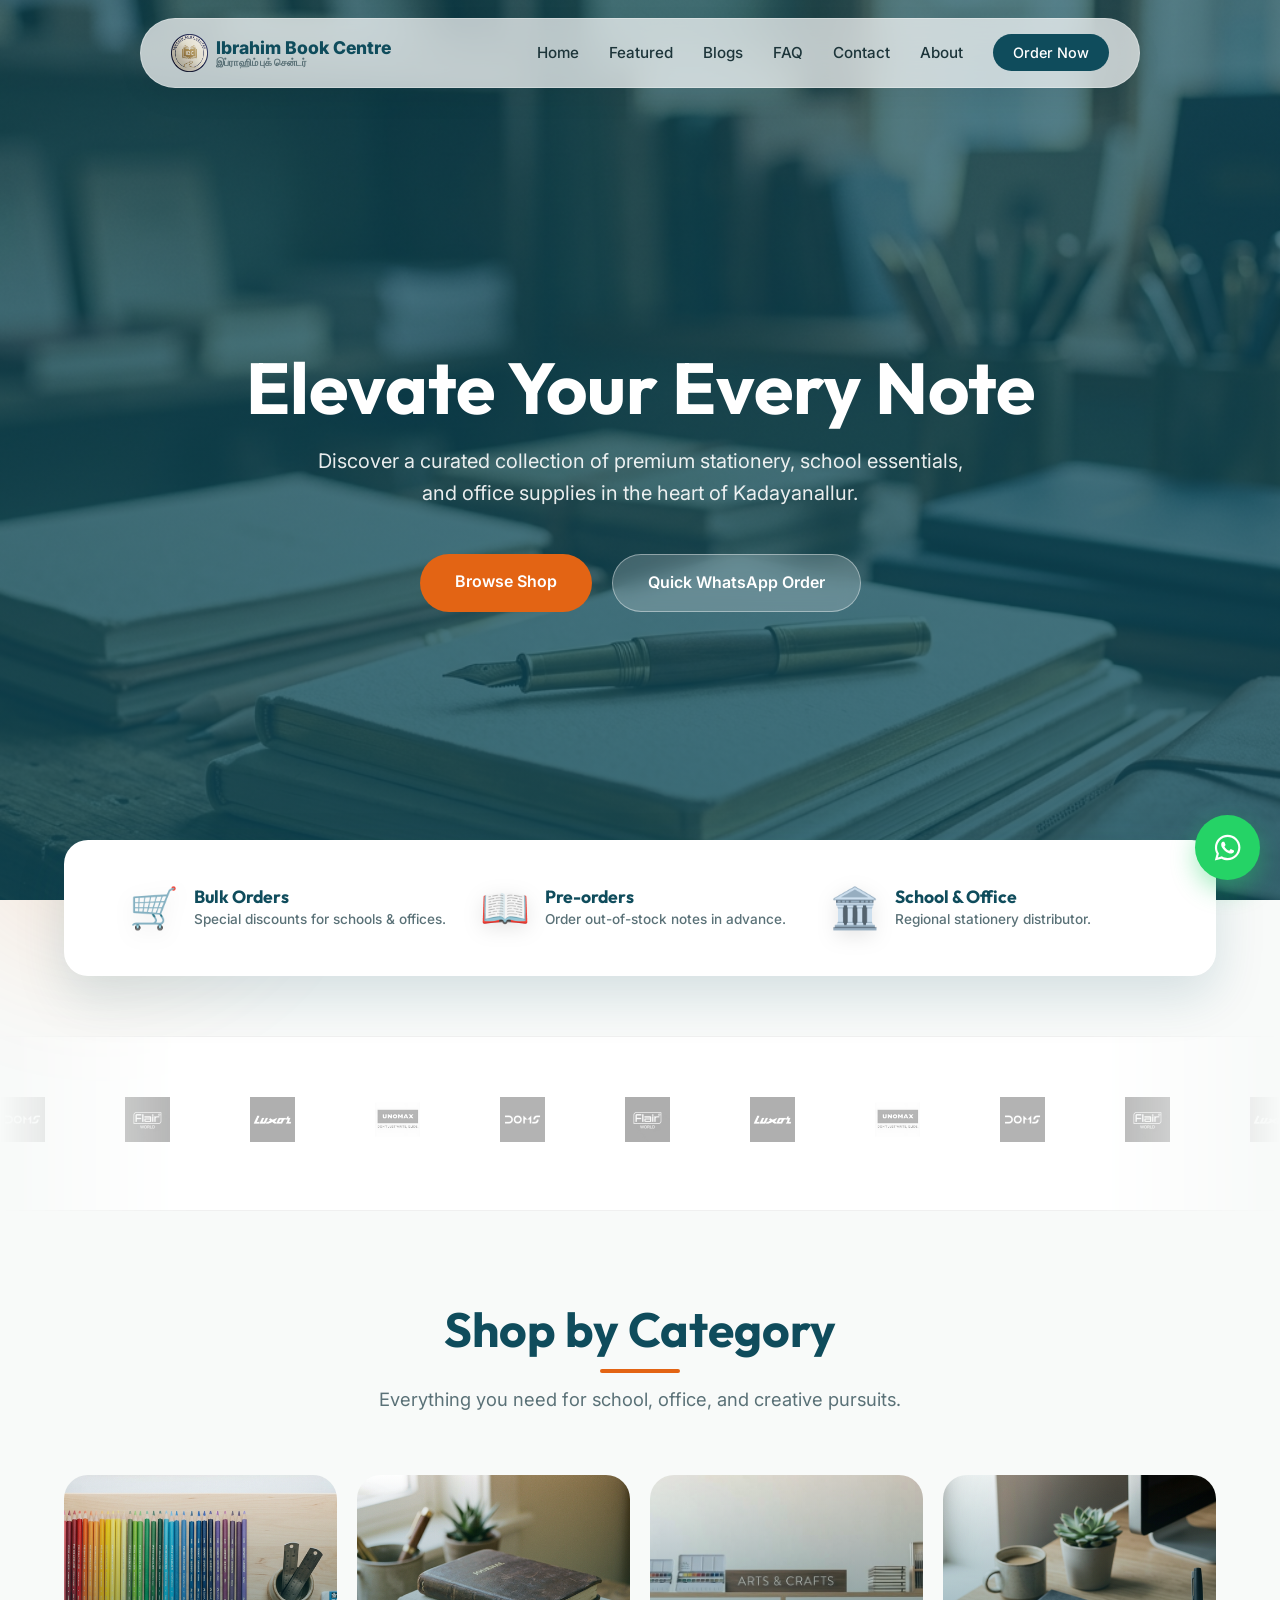
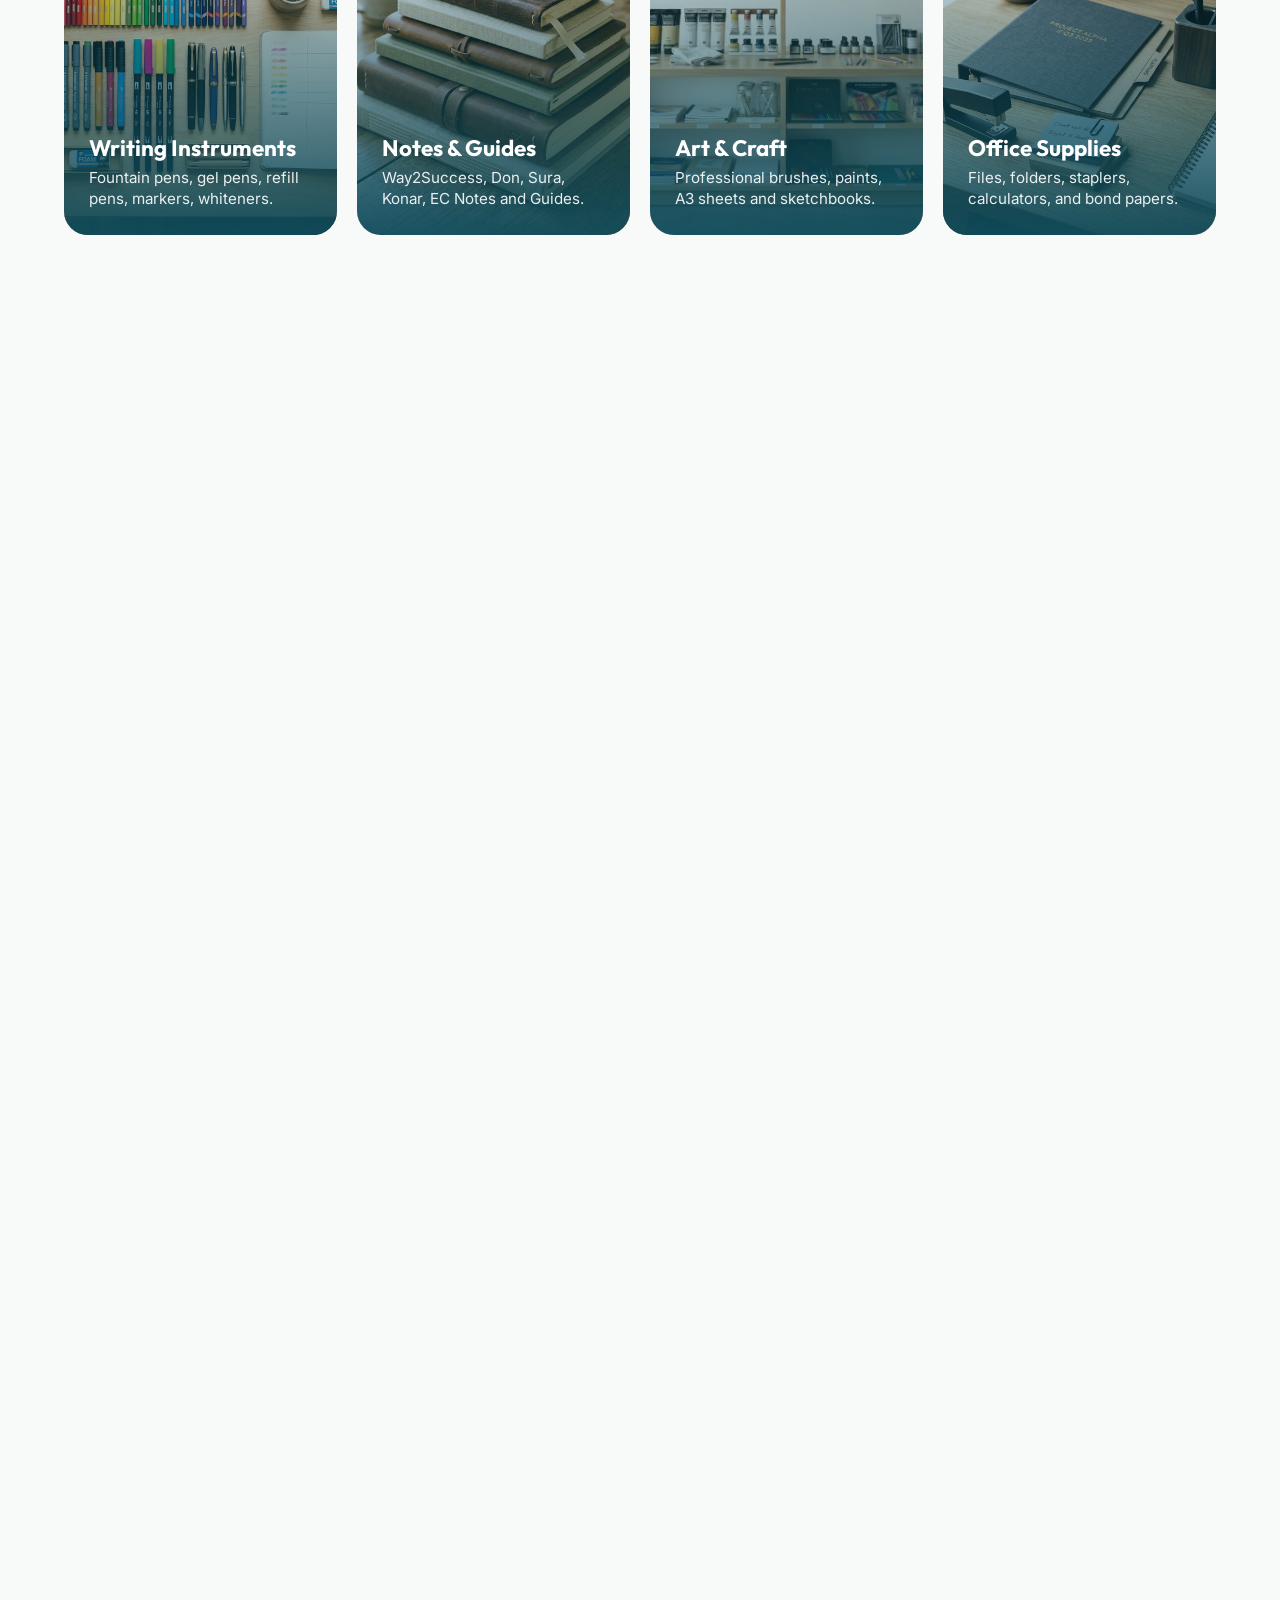
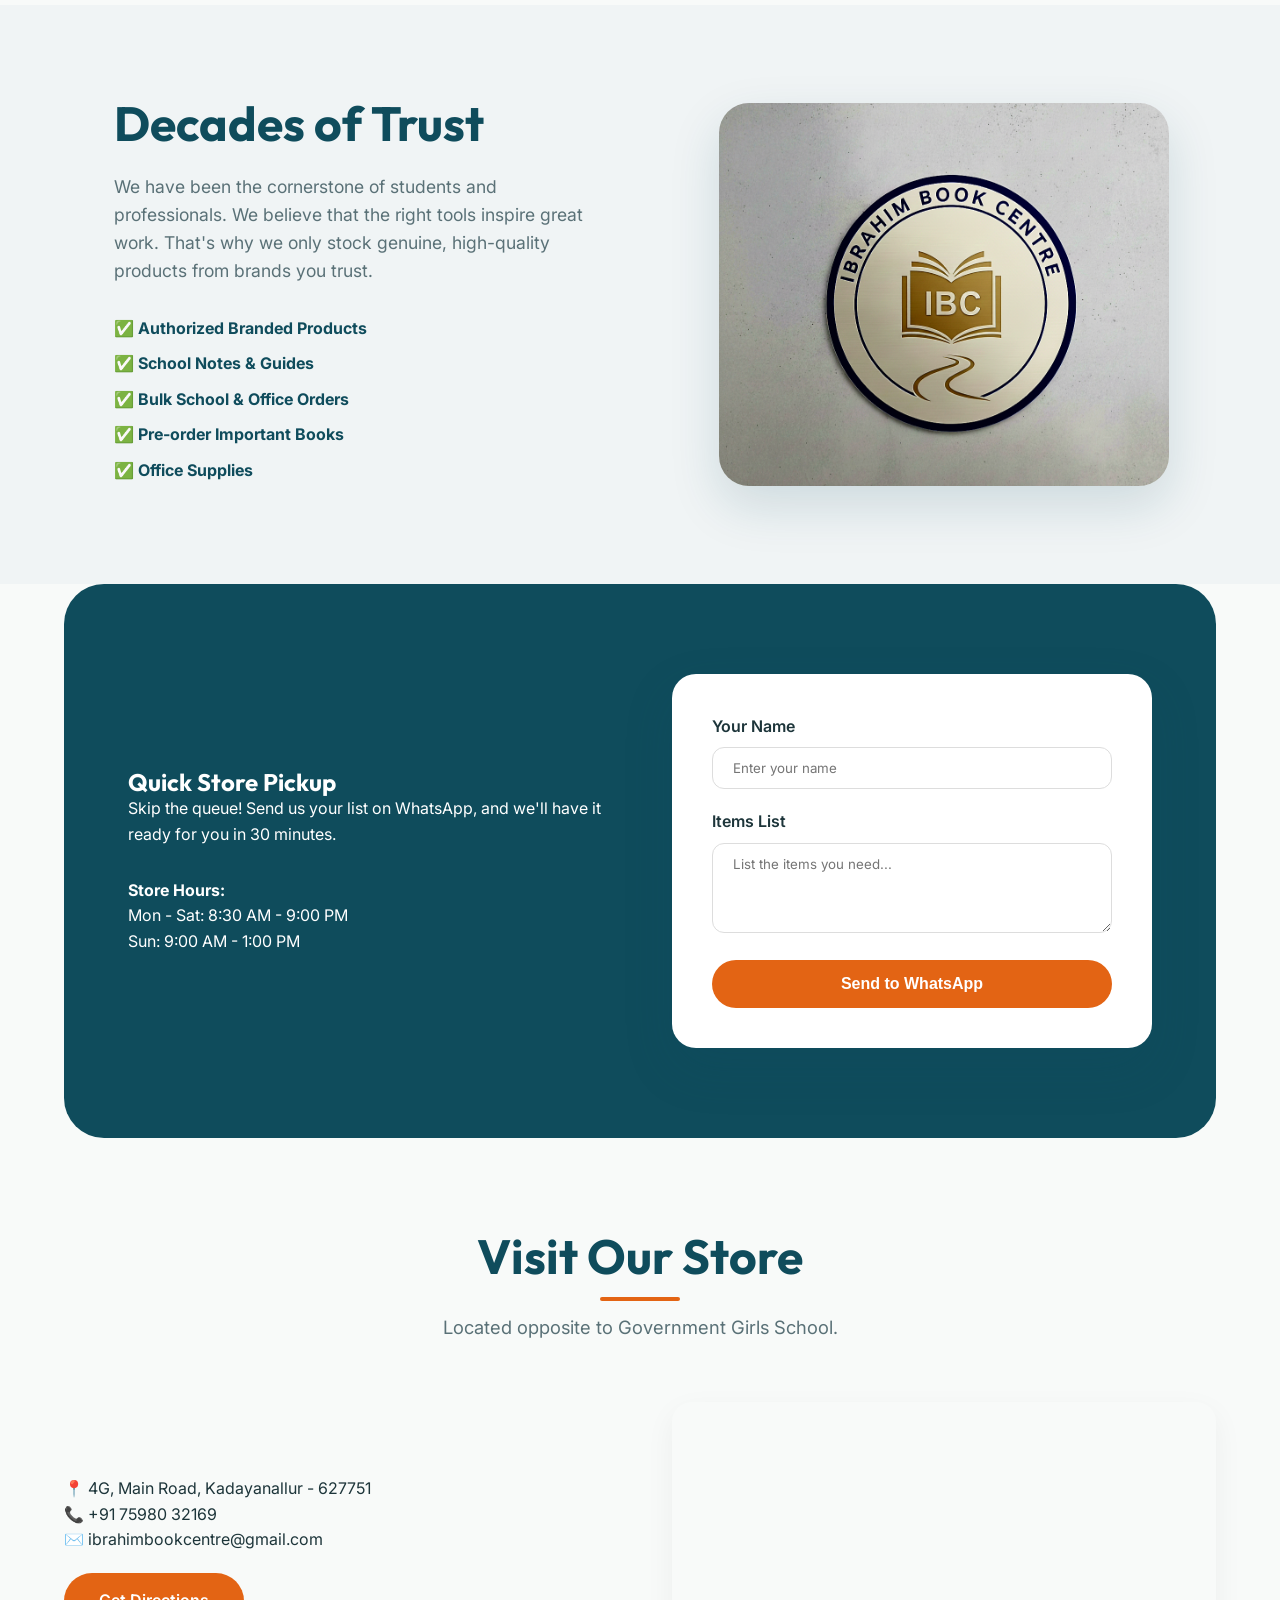
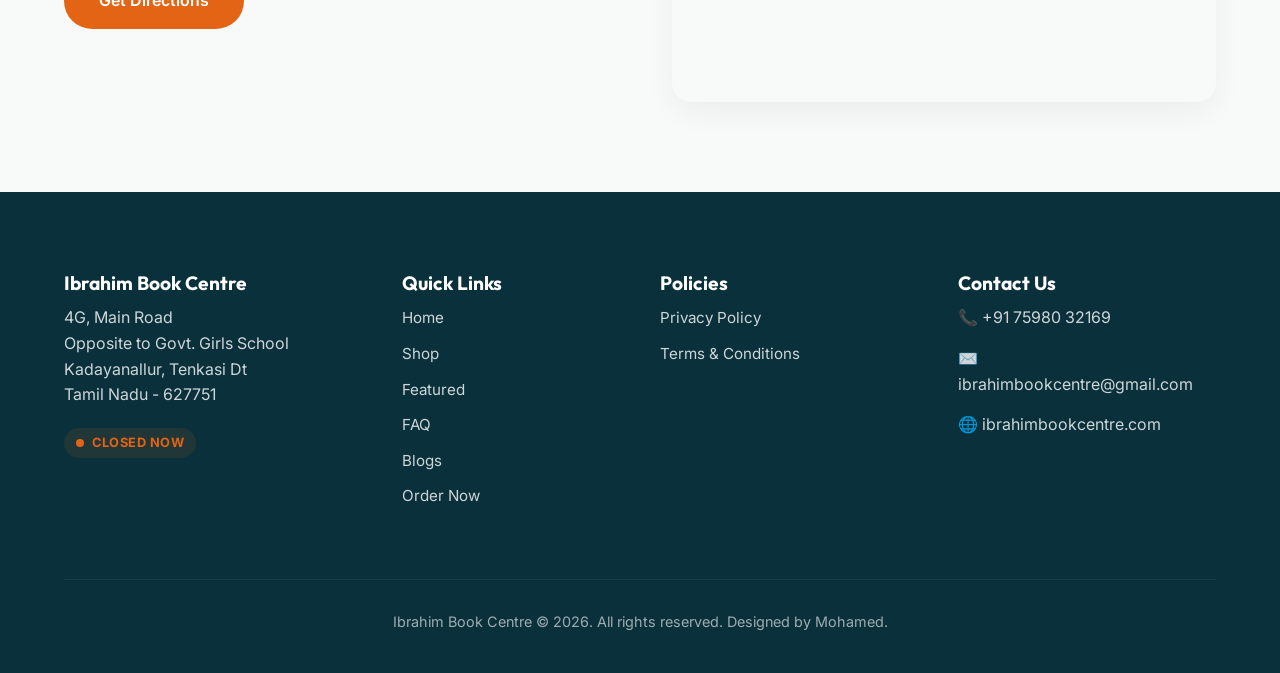
<file: index.html>
<!DOCTYPE html>
<html lang="en">

<head>
    <!-- Google tag (gtag.js) -->
<script async src="https://www.googletagmanager.com/gtag/js?id=G-10MZF0RC1T"></script>
<script>
  window.dataLayer = window.dataLayer || [];
  function gtag(){dataLayer.push(arguments);}
  gtag('js', new Date());

  gtag('config', 'G-10MZF0RC1T');
</script>
    <meta charset="UTF-8">
    <meta name="viewport" content="width=device-width, initial-scale=1.0, maximum-scale=1.0, user-scalable=no">
    <title>Ibrahim Book Centre | Best Stationery Shop in Kadayanallur</title>
    <meta name="description"
        content="Ibrahim Book Centre is Kadayanallur's leading stationery hub for school books, office essentials, and art supplies. Visit us opposite Govt Girls School or order via WhatsApp for quick 30-minute store pickup. Serving Tenkasi district for decades.">
    <meta name="keywords"
        content="Ibrahim Book Centre, Stationery Shop Kadayanallur, School Books Kadayanallur, Office Supplies Tenkasi, Art Materials Tamil Nadu, WhatsApp Stationery Order, Ibrahim Book Store Kadayanallur">

    <!-- Open Graph / Facebook -->
    <meta property="og:type" content="website">
    <meta property="og:url" content="https://ibrahimbookcentre.com/">
    <meta property="og:title" content="Ibrahim Book Centre | Premium Stationery & School Books in Kadayanallur">
    <meta property="og:description" content="Quality stationery, school books, and office essentials. Opposite Govt Girls School, Kadayanallur. Quick WhatsApp ordering & store pickup.">
    <meta property="og:image" content="https://ibrahimbookcentre.com/hero.png">

    <!-- Twitter -->
    <meta property="twitter:card" content="summary_large_image">
    <meta property="twitter:url" content="https://ibrahimbookcentre.com/">
    <meta property="twitter:title" content="Ibrahim Book Centre | Your Neighborhood Stationery Hub">
    <meta property="twitter:description" content="Premium school books, stationery, and office essentials. Order via WhatsApp for quick store pickup in Kadayanallur.">
    <meta property="twitter:image" content="https://ibrahimbookcentre.com/hero.png">

    <!-- Canonical Tag -->
    <link rel="canonical" href="https://ibrahimbookcentre.com/">

    <!-- Structured Data (JSON-LD) - Combined for AEO/GEO Efficiency -->
    <script type="application/ld+json">
    [
      {
        "@context": "https://schema.org",
        "@type": "Organization",
        "@id": "https://ibrahimbookcentre.com/#organization",
        "name": "Ibrahim Book Centre",
        "url": "https://ibrahimbookcentre.com/",
        "logo": {
          "@type": "ImageObject",
          "url": "https://ibrahimbookcentre.com/logo.png",
          "width": "512",
          "height": "512"
        },
        "sameAs": [
          "https://wa.me/917598032169"
        ],
        "contactPoint": {
          "@type": "ContactPoint",
          "telephone": "+91-7598032169",
          "contactType": "customer service",
          "availableLanguage": ["English", "Tamil"]
        }
      },
      {
        "@context": "https://schema.org",
        "@type": "LocalBusiness",
        "@id": "https://ibrahimbookcentre.com/#localbusiness",
        "name": "Ibrahim Book Centre",
        "image": [
          "https://ibrahimbookcentre.com/hero.png",
          "https://ibrahimbookcentre.com/ibc.png"
        ],
        "telePhone": "+917598032169",
        "url": "https://ibrahimbookcentre.com/",
        "address": {
          "@type": "PostalAddress",
          "streetAddress": "4G, Main Road, Opposite Govt Girls School",
          "addressLocality": "Kadayanallur",
          "addressRegion": "Tamil Nadu",
          "postalCode": "627751",
          "addressCountry": "IN"
        },
        "geo": {
          "@type": "GeoCoordinates",
          "latitude": 9.0825,
          "longitude": 77.3464
        },
        "hasMap": "https://maps.app.goo.gl/22QeKbX8UUyNHn1s6",
        "openingHoursSpecification": [
          {
            "@type": "OpeningHoursSpecification",
            "dayOfWeek": ["Monday", "Tuesday", "Wednesday", "Thursday", "Friday", "Saturday"],
            "opens": "08:30",
            "closes": "21:00"
          },
          {
            "@type": "OpeningHoursSpecification",
            "dayOfWeek": "Sunday",
            "opens": "09:00",
            "closes": "13:00"
          }
        ],
        "priceRange": "₹",
        "areaServed": {
          "@type": "GeoCircle",
          "geoMidpoint": {
            "@type": "GeoCoordinates",
            "latitude": 9.0825,
            "longitude": 77.3464
          },
          "geoRadius": "20000"
        }
      },
      {
        "@context": "https://schema.org",
        "@type": "WebSite",
        "@id": "https://ibrahimbookcentre.com/#website",
        "url": "https://ibrahimbookcentre.com/",
        "name": "Ibrahim Book Centre",
        "description": "Stationery and Book Store in Kadayanallur",
        "publisher": {
          "@id": "https://ibrahimbookcentre.com/#organization"
        },
        "potentialAction": {
          "@type": "SearchAction",
          "target": "https://ibrahimbookcentre.com/?s={search_term_string}",
          "query-input": "required name=search_term_string"
        }
      },
      {
        "@context": "https://schema.org",
        "@type": "BreadcrumbList",
        "itemListElement": [{
          "@type": "ListItem",
          "position": 1,
          "name": "Home",
          "item": "https://ibrahimbookcentre.com/"
        }]
      }
    ]
    </script>
    
    <!-- Favicon -->
    <link rel="icon" type="image/png" href="logo.png">

    <!-- Styles -->
    <link rel="stylesheet" href="style.css">
</head>

<body>

    <!-- Parallax Shapes -->
    <div class="parallax-shape shape-1" id="shape-1"></div>
    <div class="parallax-shape shape-2" id="shape-2"></div>

    <!-- Scroll Progress Bar -->
    <div class="progress-container">
        <div class="progress-bar" id="scroll-progress"></div>
    </div>

    <!-- Header / Navigation -->
    <header id="main-header">
        <a href="index.html" class="logo">
            <img src="logo.png" alt="Ibrahim Book Centre Logo - Kadayanallur Stationery Store" style="height: 38px; width: auto; object-fit: contain;">
            <div class="logo-text">
                Ibrahim Book Centre
                <span><b>இப்ராஹிம் புக் சென்டர்</b></span>
            </div>
        </a>
        <div class="menu-toggle" id="menu-toggle">
            <span></span>
            <span></span>
            <span></span>
        </div>
        <nav id="nav-menu">
            <ul>
                <li><a href="#home">Home</a></li>
                <li><a href="#featured">Featured</a></li>
                <li><a href="blogs.html">Blogs</a></li>
                <li><a href="faq.html">FAQ</a></li>
                <li><a href="tel:+917598032169">Contact</a></li>
                <li><a href="#about">About</a></li>
                <li><a href="#order" class="cta-nav">Order Now</a></li>
            </ul>
            <div class="menu-footer">
                <div class="menu-logo"><img src="logo.png" style="height:25px; vertical-align:middle; margin-right:5px;" alt="Logo"> IBC</div>
                <div class="menu-social">
                    <a href="tel:+917598032169">📞 Support</a>
                    <a href="https://wa.me/917598032169">💬 Chat</a>
                </div>
            </div>
        </nav>
    </header>

    <!-- Floating WhatsApp Button -->
    <a href="https://wa.me/917598032169" class="whatsapp-float" target="_blank" rel="noopener noreferrer">
        <svg viewBox="0 0 448 512" width="35" height="35" fill="white">
            <path
                d="M380.9 97.1C339 55.1 283.2 32 223.9 32c-122.4 0-222 99.6-222 222 0 39.1 10.2 77.3 29.6 111L0 480l117.7-30.9c32.4 17.7 68.9 27 106.1 27h.1c122.3 0 224.1-99.6 224.1-222 0-59.3-25.2-115-67.1-157zm-157 341.6c-33.2 0-65.7-8.9-94-25.7l-6.7-4-69.8 18.3L72 359.2l-4.4-7c-18.5-29.4-28.2-63.3-28.2-98.2 0-101.7 82.8-184.5 184.6-184.5 49.3 0 95.6 19.2 130.4 54.1 34.8 34.9 56.2 81.2 56.1 130.5 0 101.8-84.9 184.6-186.6 184.6zm101.2-138.2c-5.5-2.8-32.8-16.2-37.9-18-5.1-1.9-8.8-2.8-12.5 2.8-3.7 5.6-14.3 18-17.6 21.8-3.2 3.7-6.5 4.2-12 1.4-5.5-2.8-23.4-8.6-44.6-27.6-16.5-14.7-27.6-32.8-30.8-38.4-3.2-5.6-.3-8.6 2.5-11.4 2.5-2.5 5.5-6.5 8.3-9.7 2.8-3.3 3.8-5.7 5.7-9.4 1.9-3.7 1-6.9-.5-9.7-1.4-2.8-12.5-30.1-17.1-41.2-4.5-10.8-9.1-9.3-12.5-9.5-3.2-.2-6.9-.2-10.6-.2-3.7 0-9.7 1.4-14.8 6.9-5.1 5.6-19.4 19-19.4 46.3 0 27.3 19.9 53.7 22.6 57.4 2.8 3.7 39.1 59.7 94.8 83.8 13.3 5.7 23.5 9.2 31.6 11.8 13.3 4.2 25.4 3.6 35 2.2 10.7-1.5 32.8-13.4 37.4-26.4 4.6-13 4.6-24.1 3.2-26.4-1.3-2.5-5-3.9-10.5-6.6z" />
        </svg>
    </a>

    <main>
        <!-- Hero Section -->
        <section class="hero" id="home">
            <div class="hero-content">
                <h1>Elevate Your Every Note</h1>
                <p>Discover a curated collection of premium stationery, school essentials, and office supplies in the heart
                    of Kadayanallur.</p>
                <div class="hero-btns">
                    <a href="https://maps.app.goo.gl/22QeKbX8UUyNHn1s6" class="btn btn-primary" target="_blank"
                        rel="noopener noreferrer">Browse Shop</a>
                    <a href="#order" class="btn btn-secondary">Quick WhatsApp Order</a>
                </div>
            </div>
        </section>

        <!-- Service Highlights -->
        <div class="service-highlights reveal reveal-up">
            <div class="highlight-item">
                <span class="icon">🛒</span>
                <div>
                    <h4>Bulk Orders</h4>
                    <p>Special discounts for schools & offices.</p>
                </div>
            </div>
            <div class="highlight-item">
                <span class="icon">📖</span>
                <div>
                    <h4>Pre-orders</h4>
                    <p>Order out-of-stock notes in advance.</p>
                </div>
            </div>
            <div class="highlight-item">
                <span class="icon">🏛️</span>
                <div>
                    <h4>School & Office</h4>
                    <p>Regional stationery distributor.</p>
                </div>
            </div>
        </div>

        <!-- Brands Section -->
        <div class="brands-section reveal reveal-up">
            <div class="brands-scroller">
                <a href="https://domsindia.com" target="_blank"><img src="brands/doms.png" alt="Doms"></a>
                <a href="https://flairpens.com" target="_blank"><img src="brands/flair.avif" alt="Flair"></a>
                <a href="https://luxorpen.com" target="_blank"><img src="brands/luxrt.jpg" alt="Luxrt"></a>
                <a href="https://unomaxpens.com" target="_blank"><img src="brands/unomax.jpg" alt="Unomax"></a>
                <!-- Duplicate for infinite scroll -->
                <a href="https://domsindia.com" target="_blank"><img src="brands/doms.png" alt="Doms"></a>
                <a href="https://flairpens.com" target="_blank"><img src="brands/flair.avif" alt="Flair"></a>
                <a href="https://luxorpen.com" target="_blank"><img src="brands/luxrt.jpg" alt="Luxrt"></a>
                <a href="https://unomaxpens.com" target="_blank"><img src="brands/unomax.jpg" alt="Unomax"></a>
                <a href="https://domsindia.com" target="_blank"><img src="brands/doms.png" alt="Doms"></a>
                <a href="https://flairpens.com" target="_blank"><img src="brands/flair.avif" alt="Flair"></a>
                <a href="https://luxorpen.com" target="_blank"><img src="brands/luxrt.jpg" alt="Luxrt"></a>
                <a href="https://unomaxpens.com" target="_blank"><img src="brands/unomax.jpg" alt="Unomax"></a>
            </div>
        </div>

        <!-- Categories Section -->
        <section id="categories">
            <div class="section-title reveal reveal-up">
                <h2>Shop by Category</h2>
                <p>Everything you need for school, office, and creative pursuits.</p>
            </div>
            <div class="categories-grid">
                <div class="category-card reveal reveal-zoom">
                    <img src="pens.png" alt="Premium Writing Instruments - Pens, Markers, and Ink at Ibrahim Book Centre">
                    <div class="category-overlay">
                        <h3>Writing Instruments</h3>
                        <p>Fountain pens, gel pens, refill pens, markers, whiteners.</p>
                    </div>
                </div>
                <div class="category-card reveal reveal-zoom">
                    <img src="notebooks.png" alt="School Notebooks and Study Guides - Ibrahim Book Centre Kadayanallur">
                    <div class="category-overlay">
                        <h3>Notes & Guides</h3>
                        <p>Way2Success, Don, Sura, Konar, EC Notes and Guides.</p>
                    </div>
                </div>
                <div class="category-card reveal reveal-zoom">
                    <img src="arts.png" alt="Art and Craft Supplies - Brushes, Paints, and Sketchbooks">
                    <div class="category-overlay">
                        <h3>Art & Craft</h3>
                        <p>Professional brushes, paints, A3 sheets and sketchbooks.</p>
                    </div>
                </div>
                <div class="category-card reveal reveal-zoom">
                    <img src="office.png" alt="Professional Office Supplies and Stationery - Files, Folders, and Staplers">
                    <div class="category-overlay">
                        <h3>Office Supplies</h3>
                        <p>Files, folders, staplers, calculators, and bond papers.</p>
                    </div>
                </div>
            </div>
        </section>
        <!-- Distributor Section -->
        <section id="distributors">
            <div class="section-title reveal reveal-up">
                <h2>Regional Distributer</h2>
                <p>Trusted partners providing genuine supplies across the region.</p>
            </div>
            <div class="distributor-grid">
                <a href="https://domsindia.com" target="_blank" class="distributor-card reveal reveal-up">
                    <img src="brands/doms.png" alt="Doms">
                    <h3>DOMS</h3>
                </a>
                <a href="https://flairpens.com" target="_blank" class="distributor-card reveal reveal-up">
                    <img src="brands/flair.avif" alt="Flair">
                    <h3>Flair</h3>
                </a>
                <a href="https://luxorpen.com" target="_blank" class="distributor-card reveal reveal-up">
                    <img src="brands/luxrt.jpg" alt="Luxor">
                    <h3>Luxor</h3>
                </a>
                <a href="https://unomaxpens.com" target="_blank" class="distributor-card reveal reveal-up">
                    <img src="brands/unomax.jpg" alt="Unomax">
                    <h3>Unomax</h3>
                </a>
            </div>
        </section>

        <!-- Featured Products -->
        <section id="featured">
            <div class="section-title reveal reveal-up">
                <h2>Featured Packs</h2>
                <p>Specially curated kits for your convenience.</p>
            </div>
            <div class="featured-grid">
                <article class="product-card reveal reveal-up">
                    <h3>Students Kit</h3>
                    <p>Notebook set, pens, pencil box, ruler, and erasers. Perfect for the new term.</p>
                    <div class="price">Starting At ₹49</div>
                    <a href="https://wa.me/917598032169?text=Hi, I'm interested in the Students Kit."
                        class="btn btn-primary" style="margin-top: 20px; padding: 10px 20px;">Interested</a>
                </article>
                <article class="product-card reveal reveal-up">
                    <h3>Exam Kit</h3>
                    <p>High-quality blue pens, transparent hall ticket folder, scale, and writing pad.</p>
                    <div class="price">Starting At ₹119</div>
                    <a href="https://wa.me/917598032169?text=Hi, I'm interested in the Exam Kit."
                        class="btn btn-primary" style="margin-top: 20px; padding: 10px 20px;">Interested</a>
                </article>
                <article class="product-card reveal reveal-up">
                    <h3>Office Items</h3>
                    <p>Files, markers, sticky notes, stapler, correction tape and more.</p>
                    <div class="price">Starting At ₹249</div>
                    <a href="https://wa.me/917598032169?text=Hi, I'm interested in the Office Items."
                        class="btn btn-primary" style="margin-top: 20px; padding: 10px 20px;">Interested</a>
                </article>
            </div>
        </section>

        <!-- About Section -->
        <section id="about" style="background: #f0f4f5;">
            <div class="order-container">
                <div class="about-text reveal reveal-left" style="padding-left: clamp(0px, 5vw, 50px);">
                    <h2 style="font-size: 3rem; color: var(--primary); margin-bottom: 20px;">Decades of Trust</h2>
                    <p style="font-size: 1.1rem; color: var(--text-muted); margin-bottom: 30px;">
                        We have been the cornerstone of students and professionals. We
                        believe that the right tools inspire great work. That's why we only stock genuine, high-quality
                        products from brands you trust.
                    </p>
                    <ul style="color: var(--primary); font-weight: 600;">
                        <li style="margin-bottom: 10px;">✅ <strong>Authorized Branded Products</strong></li>
                        <li style="margin-bottom: 10px;">✅ <strong>School Notes & Guides</strong></li>
                        <li style="margin-bottom: 10px;">✅ <strong>Bulk School & Office Orders</strong></li>
                        <li style="margin-bottom: 10px;">✅ <strong>Pre-order Important Books</strong></li>
                        <li style="margin-bottom: 10px;">✅ <strong>Office Supplies</strong></li>
                    </ul>
                </div>
                <div class="about-img reveal reveal-right">
                    <img src="ibc.png" alt="Ibrahim Book Centre Shop Interior in Kadayanallur"
                        style="width: 85%; max-width: 450px; display: block; margin: 0 auto; border-radius: 30px; box-shadow: var(--shadow-strong);">
                </div>
            </div>
        </section>

        <!-- WhatsApp Quick Order Section -->
        <section id="order" class="order-section reveal reveal-up">
            <div class="order-container">
                <div class="order-info reveal reveal-left">
                    <h2>Quick Store Pickup</h2>
                    <p>Skip the queue! Send us your list on WhatsApp, and we'll have it ready for you in 30 minutes.</p>
                    <div style="margin-top: 30px;">
                        <p><strong>Store Hours:</strong></p>
                        <p>Mon - Sat: 8:30 AM - 9:00 PM</p>
                        <p>Sun: 9:00 AM - 1:00 PM</p>
                    </div>
                </div>
                <div class="order-form-container reveal reveal-right">
                    <form id="wa-order-form">
                        <div class="form-group">
                            <label for="name">Your Name</label>
                            <input type="text" id="name" placeholder="Enter your name" required>
                        </div>
                        <div class="form-group">
                            <label for="list">Items List</label>
                            <textarea id="list" rows="4" placeholder="List the items you need..." required></textarea>
                        </div>
                        <button type="submit" class="order-btn">Send to WhatsApp</button>
                    </form>
                </div>
            </div>
        </section>

        <!-- Contact & Map -->
        <section id="contact" class="reveal reveal-up">
            <div class="section-title reveal reveal-up">
                <h2>Visit Our Store</h2>
                <p>Located opposite to Government Girls School.</p>
            </div>
            <div class="order-container">
                <div class="reveal reveal-left">
                    <p>📍 4G, Main Road, Kadayanallur - 627751</p>
                    <p>📞 +91 75980 32169</p>
                    <p>✉️ ibrahimbookcentre@gmail.com</p>
                    <div style="margin-top: 20px;">
                        <a href="https://maps.app.goo.gl/22QeKbX8UUyNHn1s6" target="_blank" class="btn btn-primary">Get
                            Directions</a>
                    </div>
                </div>
                <div class="reveal reveal-right"
                    style="height: 300px; border-radius: 20px; overflow: hidden; box-shadow: var(--shadow-soft);">
                    <iframe
                        src="https://www.google.com/maps/embed?pb=!1m18!1m12!1m3!1d2160.632272249254!2d77.34641075634805!3d9.08249983221047!2m3!1f0!2f0!3f0!3m2!1i1024!2i768!4f13.1!3m3!1m2!1s0x3b06851f6ed3041f%3A0x58a53d11672260e5!2sIbrahim%20Book%20Centre!5e0!3m2!1sen!2sin!4v1771580481221!5m2!1sen!2sin"
                        width="100%" height="100%" style="border:0;" allowfullscreen="" loading="lazy"></iframe>
                </div>
            </div>
        </section>
    </main>

    <!-- Footer -->
    <footer>
        <div class="footer-grid">
            <div class="footer-col">
                <h4>Ibrahim Book Centre</h4>
                <p>4G, Main Road<br>Opposite to Govt. Girls School<br>Kadayanallur, Tenkasi Dt <br>Tamil Nadu - 627751
                </p>
                <div class="shop-status">
                    <span class="status-dot"></span> <span class="status-text">...</span>
                </div>
            </div>
            <div class="footer-col">
                <h4>Quick Links</h4>
                <ul>
                    <li><a href="#home">Home</a></li>
                    <li><a href="https://maps.app.goo.gl/22QeKbX8UUyNHn1s6" target="_blank"
                            rel="noopener noreferrer">Shop</a></li>
                    <li><a href="#featured">Featured</a></li>
                    <li><a href="faq.html">FAQ</a></li>
                    <li><a href="blogs.html">Blogs</a></li>
                    <li><a href="#order">Order Now</a></li>
                </ul>
            </div>
            <div class="footer-col">
                <h4>Policies</h4>
                <ul>
                    <li><a href="privacy.html">Privacy Policy</a></li>
                    <li><a href="terms.html">Terms & Conditions</a></li>
                </ul>
            </div>
            <div class="footer-col">
                <h4>Contact Us</h4>
                <p>📞 +91 75980 32169</p>
                <p>✉️ ibrahimbookcentre@gmail.com</p>
                <p>🌐 ibrahimbookcentre.com</p>
            </div>
        </div>
        <div class="footer-bottom">
            Ibrahim Book Centre &copy; 2026. All rights reserved. <a href="mohamed.html" style="text-decoration: none; color: inherit; cursor: pointer;">Designed by Mohamed.</a>
        </div>
    </footer>
    <script>
        // WhatsApp Form Logic
        document.getElementById('wa-order-form').addEventListener('submit', function (e) {
            e.preventDefault();
            const name = document.getElementById('name').value;
            const list = document.getElementById('list').value;

            const message = `Hi, I'd like to place an order:%0A%0A*Name:* ${name}%0A*Items:* ${list}`;
            window.open(`https://wa.me/917598032169?text=${message}`, '_blank');
        });

        // Scroll Interactions (Sticky Header & Progress Bar)
        window.addEventListener('scroll', function () {
            // Header Sticky Transition
            const header = document.getElementById('main-header');
            if (window.scrollY > 50) {
                header.style.background = 'rgba(255, 255, 255, 0.95)';
                header.style.padding = '10px 30px';
            } else {
                header.style.background = 'rgba(255, 255, 255, 0.7)';
                header.style.padding = '15px 30px';
            }

            // Progress Bar Logic
            const winScroll = document.body.scrollTop || document.documentElement.scrollTop;
            const height = document.documentElement.scrollHeight - document.documentElement.clientHeight;
            const scrolled = (winScroll / height) * 100;
            document.getElementById("scroll-progress").style.width = scrolled + "%";

            // Parallax Effects
            const shape1 = document.getElementById('shape-1');
            const shape2 = document.getElementById('shape-2');
            shape1.style.transform = `translate(${winScroll * 0.1}px, ${winScroll * 0.1}px)`;
            shape2.style.transform = `translate(${winScroll * -0.05}px, ${winScroll * -0.08}px)`;
        });

        // Mobile Menu Toggle
        const menuToggle = document.getElementById('menu-toggle');
        const navMenu = document.getElementById('nav-menu');
        const navLinks = document.querySelectorAll('nav ul li a');

        menuToggle.addEventListener('click', () => {
            menuToggle.classList.toggle('active');
            navMenu.classList.toggle('active');
            document.body.style.overflow = navMenu.classList.contains('active') ? 'hidden' : 'auto';
        });

        navLinks.forEach(link => {
            link.addEventListener('click', () => {
                menuToggle.classList.remove('active');
                navMenu.classList.remove('active');
                document.body.style.overflow = 'auto';
            });
        });

        // Intersection Observer for Reveal Animations
        const revealElements = document.querySelectorAll('.reveal');

        const revealObserver = new IntersectionObserver((entries) => {
            entries.forEach(entry => {
                if (entry.isIntersecting) {
                    entry.target.classList.add('active');
                }
            });
        }, {
            threshold: 0.15,
            rootMargin: '0px 0px -50px 0px'
        });

        revealElements.forEach(el => revealObserver.observe(el));

        // Real-Time Shop Status Function
        function updateShopStatus() {
            const now = new Date();
            const day = now.getDay();
            const time = now.getHours() + now.getMinutes() / 60;
            let isOpen = false;
            if (day >= 1 && day <= 6) { // Mon-Sat: 8:30-21:00
                if (time >= 8.5 && time < 21.5) isOpen = true;
            } else { // Sun: 9:00-13:00
                if (time >= 9 && time < 13) isOpen = true;
            }
            document.querySelectorAll('.shop-status').forEach(el => {
                el.className = 'shop-status ' + (isOpen ? 'open' : 'closed');
                el.querySelector('.status-text').innerText = (isOpen ? 'Open Now' : 'Closed Now');
            });
        }
        updateShopStatus();
        setInterval(updateShopStatus, 60000);
    </script>
</body>

</html>
</file>
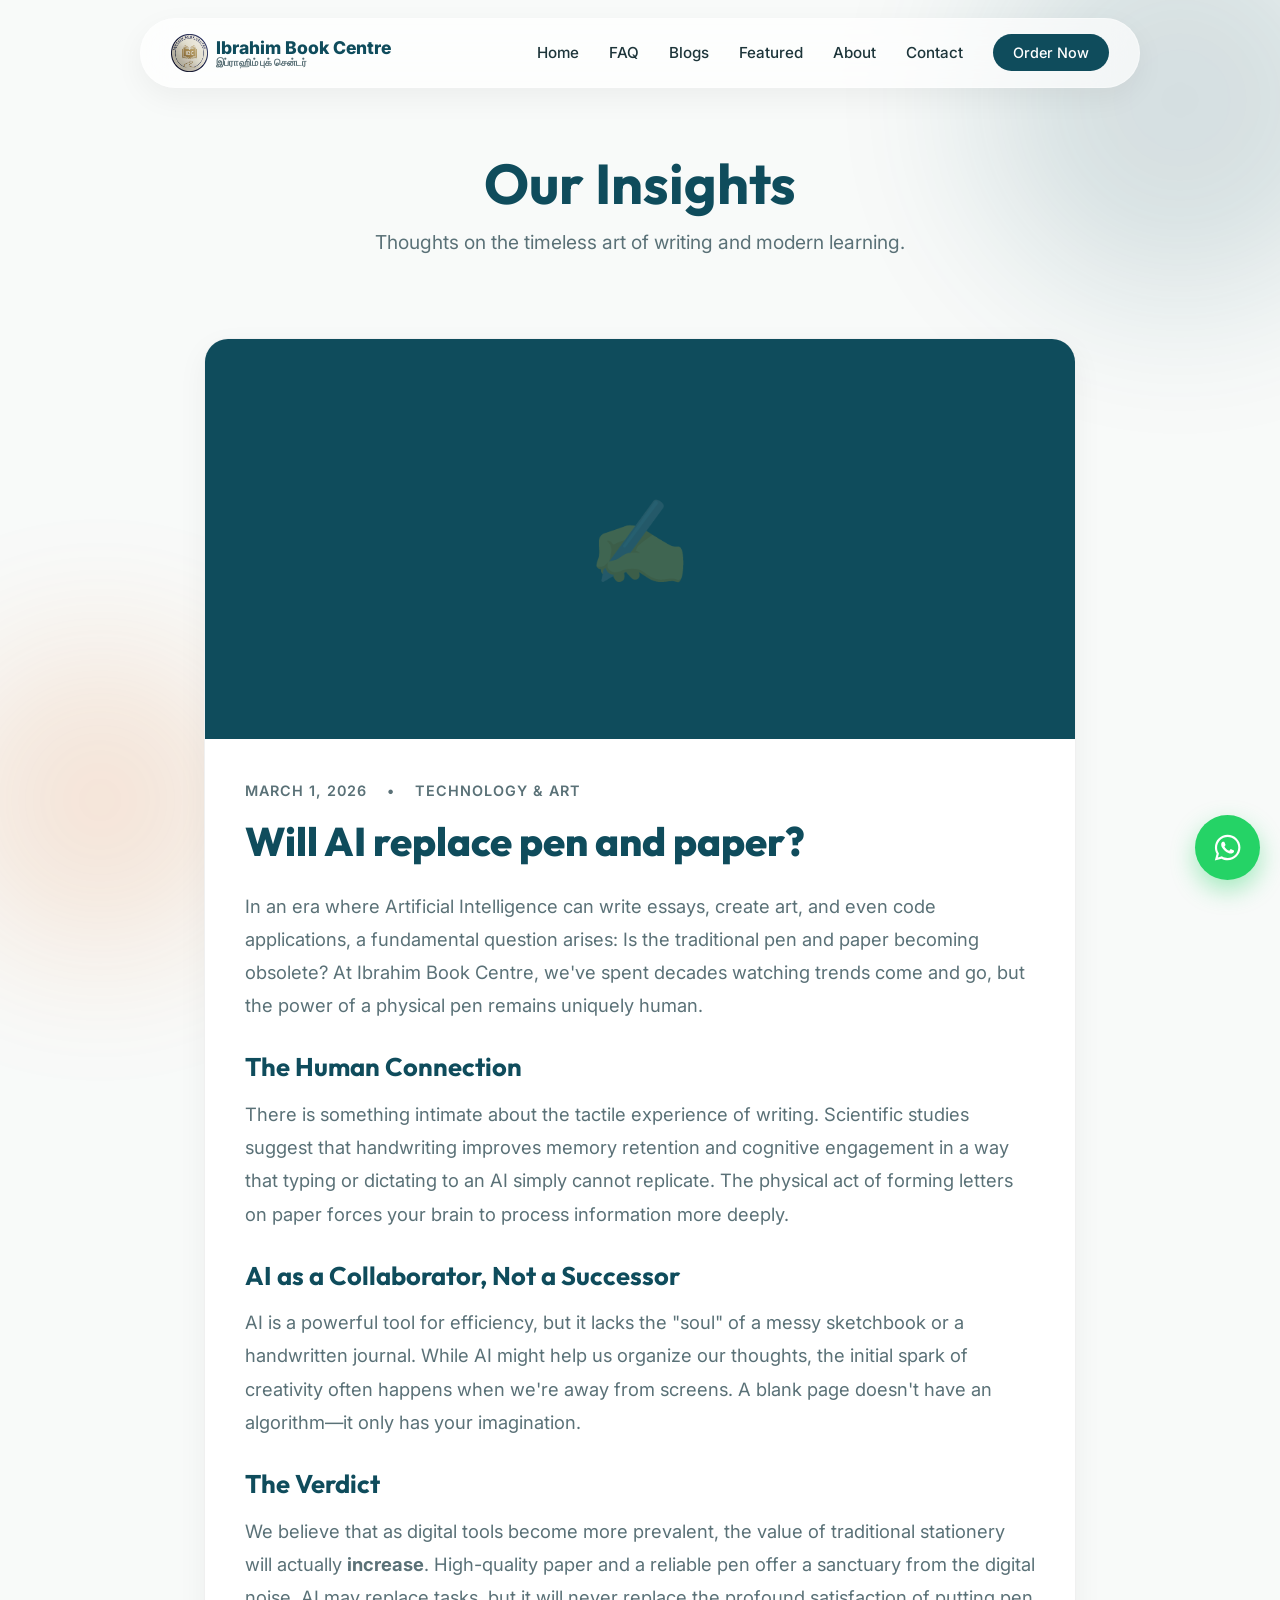
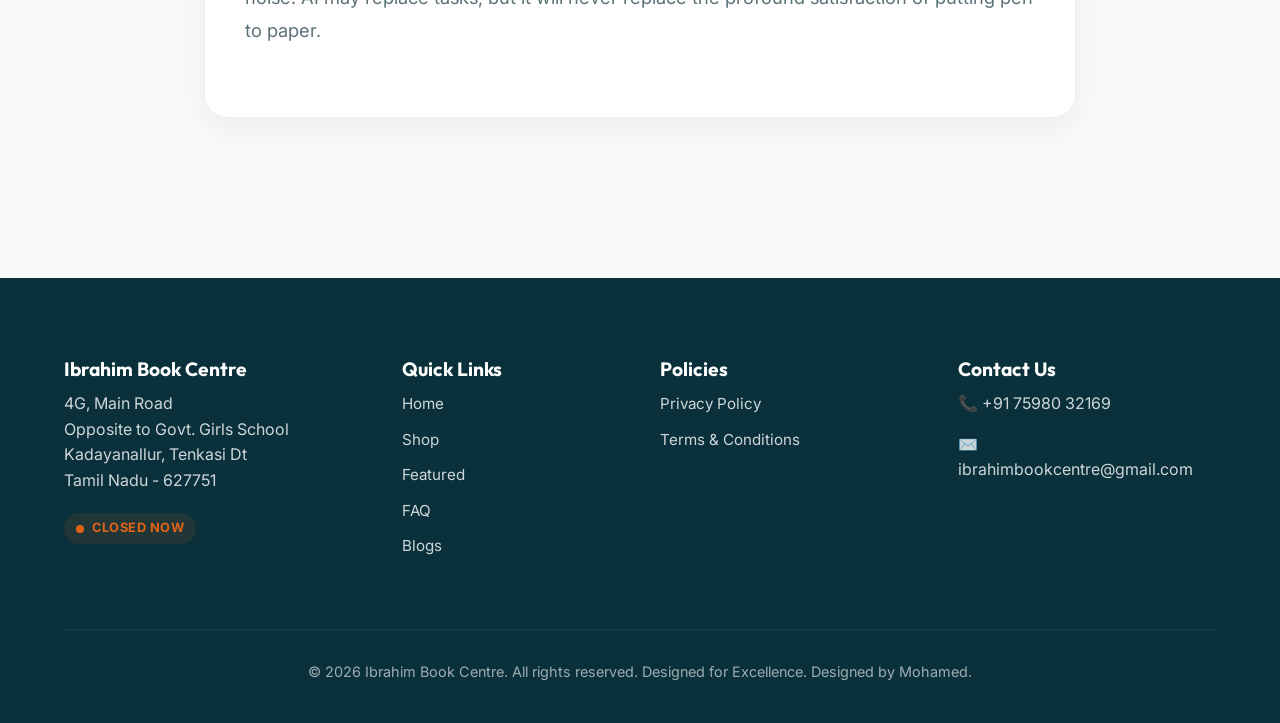
<file: blogs.html>
<!DOCTYPE html>
<html lang="en">

<head>
    <!-- Google tag (gtag.js) -->
<script async src="https://www.googletagmanager.com/gtag/js?id=G-10MZF0RC1T"></script>
<script>
  window.dataLayer = window.dataLayer || [];
  function gtag(){dataLayer.push(arguments);}
  gtag('js', new Date());

  gtag('config', 'G-10MZF0RC1T');
</script>
    <meta charset="UTF-8">
    <meta name="viewport" content="width=device-width, initial-scale=1.0, maximum-scale=1.0, user-scalable=no">
    <title>Blog | Insights on Stationery & Learning | Ibrahim Book Centre</title>
    <meta name="description"
        content="Explore insights on the art of writing, stationery trends, and the future of learning. Read our latest thoughts on why pen and paper remain essential tools.">
    <!-- Open Graph -->
    <meta property="og:title" content="Stationery & Learning Insights | Ibrahim Book Centre Blog">
    <meta property="og:description" content="Discover the power of handwriting and the value of traditional stationery in the digital age.">
    <meta property="og:image" content="https://ibrahimbookcentre.com/hero.png">
    <meta property="og:url" content="https://ibrahimbookcentre.com/blogs.html">
    <meta property="og:type" content="article">

    <!-- Twitter Cards -->
    <meta name="twitter:card" content="summary_large_image">
    <meta name="twitter:title" content="Ibrahim Book Centre Blog">
    <meta name="twitter:description" content="Thoughts on the timeless art of writing and modern learning.">
    <meta name="twitter:image" content="https://ibrahimbookcentre.com/hero.png">

    <!-- Structured Data (BlogPosting & Breadcrumbs) -->
    <script type="application/ld+json">
    [
      {
        "@context": "https://schema.org",
        "@type": "BlogPosting",
        "headline": "Will AI replace pen and paper?",
        "description": "In an era of AI, we explore why the traditional pen and paper remains a fundamental tool for creativity and memory.",
        "author": {
          "@type": "Organization",
          "name": "Ibrahim Book Centre",
          "url": "https://ibrahimbookcentre.com/"
        },
        "publisher": {
          "@type": "Organization",
          "name": "Ibrahim Book Centre",
          "logo": {
            "@type": "ImageObject",
            "url": "https://ibrahimbookcentre.com/logo.png"
          }
        },
        "datePublished": "2026-03-01",
        "image": "https://ibrahimbookcentre.com/hero.png",
        "mainEntityOfPage": {
          "@type": "WebPage",
          "@id": "https://ibrahimbookcentre.com/blogs.html"
        }
      },
      {
        "@context": "https://schema.org",
        "@type": "BreadcrumbList",
        "itemListElement": [{
          "@type": "ListItem",
          "position": 1,
          "name": "Home",
          "item": "https://ibrahimbookcentre.com/"
        },{
          "@type": "ListItem",
          "position": 2,
          "name": "Blog",
          "item": "https://ibrahimbookcentre.com/blogs.html"
        }]
      }
    ]
    </script>

    <!-- Favicon -->
    <link rel="icon" type="image/png" href="logo.png">

    <!-- Styles -->
    <link rel="stylesheet" href="style.css">
    <style>
        .blog-section {
            padding: 150px 5% 100px;
            max-width: 1000px;
            margin: 0 auto;
        }

        .blog-card {
            background: var(--white);
            border-radius: var(--card-radius);
            margin-bottom: 60px;
            box-shadow: var(--shadow-soft);
            transition: var(--transition);
            border: 1px solid #f0f0f0;
            overflow: hidden;
        }

        .blog-card:hover {
            box-shadow: var(--shadow-strong);
        }

        .blog-img {
            width: 100%;
            height: 400px;
            background: var(--primary);
            display: flex;
            align-items: center;
            justify-content: center;
            font-size: 5rem;
            color: rgba(255, 255, 255, 0.2);
            position: relative;
        }

        .blog-content {
            padding: 40px;
        }

        .blog-meta {
            display: flex;
            gap: 20px;
            color: var(--text-muted);
            font-size: 0.9rem;
            margin-bottom: 15px;
            text-transform: uppercase;
            letter-spacing: 1px;
            font-weight: 600;
        }

        .blog-title {
            font-size: 2.5rem;
            color: var(--primary);
            font-family: 'Outfit', sans-serif;
            font-weight: 800;
            margin-bottom: 25px;
            line-height: 1.2;
        }

        .blog-text {
            color: var(--text-muted);
            font-size: 1.15rem;
            line-height: 1.8;
            margin-bottom: 30px;
        }

        .blog-text h3 {
            color: var(--primary);
            margin: 30px 0 15px;
            font-size: 1.6rem;
        }

        /* --- Custom Styles for Blog Page --- */
        .blog-header {
            text-align: center;
            margin-bottom: 80px;
        }

        .blog-header p {
            font-size: 1.2rem;
            color: var(--text-muted);
            max-width: 600px;
            margin: 10px auto;
        }

        @media (max-width: 768px) {
            .blog-section {
                padding: 100px 5% 50px;
            }

            .blog-img {
                height: 250px;
                font-size: 3rem;
            }

            .blog-content {
                padding: 25px 20px;
            }

            .blog-title {
                font-size: 1.8rem;
                margin-bottom: 20px;
            }

            .blog-text {
                font-size: 1rem;
            }

            .blog-header h2 {
                font-size: 2.5rem !important;
            }
        }
    </style>
</head>

<body>

    <!-- Parallax Shapes -->
    <div class="parallax-shape shape-1" id="shape-1"></div>
    <div class="parallax-shape shape-2" id="shape-2"></div>

    <!-- Scroll Progress Bar -->
    <div class="progress-container">
        <div class="progress-bar" id="scroll-progress"></div>
    </div>

    <!-- Header / Navigation -->
    <header id="main-header">
        <a href="index.html" class="logo">
            <img src="logo.png" alt="IBC Logo" style="height: 38px; width: auto; object-fit: contain;">
            <div class="logo-text">
                Ibrahim Book Centre
                <span><b>இப்ராஹிம் புக் சென்டர்</b></span>
            </div>
        </a>
        <div class="menu-toggle" id="menu-toggle">
            <span></span>
            <span></span>
            <span></span>
        </div>
        <nav id="nav-menu">
            <ul>
                <li><a href="index.html#home">Home</a></li>
                <li><a href="faq.html">FAQ</a></li>
                <li><a href="blogs.html">Blogs</a></li>
                <li><a href="index.html#featured">Featured</a></li>
                <li><a href="index.html#about">About</a></li>
                <li><a href="tel:+917598032169">Contact</a></li>
                <li><a href="index.html#order" class="cta-nav">Order Now</a></li>
            </ul>
        </nav>
    </header>
    <!-- Floating WhatsApp Button -->
    <a href="https://wa.me/917598032169" class="whatsapp-float" target="_blank" rel="noopener noreferrer">
        <svg viewBox="0 0 448 512" width="35" height="35" fill="white">
            <path
                d="M380.9 97.1C339 55.1 283.2 32 223.9 32c-122.4 0-222 99.6-222 222 0 39.1 10.2 77.3 29.6 111L0 480l117.7-30.9c32.4 17.7 68.9 27 106.1 27h.1c122.3 0 224.1-99.6 224.1-222 0-59.3-25.2-115-67.1-157zm-157 341.6c-33.2 0-65.7-8.9-94-25.7l-6.7-4-69.8 18.3L72 359.2l-4.4-7c-18.5-29.4-28.2-63.3-28.2-98.2 0-101.7 82.8-184.5 184.6-184.5 49.3 0 95.6 19.2 130.4 54.1 34.8 34.9 56.2 81.2 56.1 130.5 0 101.8-84.9 184.6-186.6 184.6zm101.2-138.2c-5.5-2.8-32.8-16.2-37.9-18-5.1-1.9-8.8-2.8-12.5 2.8-3.7 5.6-14.3 18-17.6 21.8-3.2 3.7-6.5 4.2-12 1.4-5.5-2.8-23.4-8.6-44.6-27.6-16.5-14.7-27.6-32.8-30.8-38.4-3.2-5.6-.3-8.6 2.5-11.4 2.5-2.5 5.5-6.5 8.3-9.7 2.8-3.3 3.8-5.7 5.7-9.4 1.9-3.7 1-6.9-.5-9.7-1.4-2.8-12.5-30.1-17.1-41.2-4.5-10.8-9.1-9.3-12.5-9.5-3.2-.2-6.9-.2-10.6-.2-3.7 0-9.7 1.4-14.8 6.9-5.1 5.6-19.4 19-19.4 46.3 0 27.3 19.9 53.7 22.6 57.4 2.8 3.7 39.1 59.7 94.8 83.8 13.3 5.7 23.5 9.2 31.6 11.8 13.3 4.2 25.4 3.6 35 2.2 10.7-1.5 32.8-13.4 37.4-26.4 4.6-13 4.6-24.1 3.2-26.4-1.3-2.5-5-3.9-10.5-6.6z" />
        </svg>
    </a>


    <section class="blog-section">
        <div class="blog-header reveal reveal-up active">
            <h2 style="font-size: 3.5rem; color: var(--primary);">Our Insights</h2>
            <p>Thoughts on the timeless art of writing and modern learning.</p>
        </div>

        <article class="blog-card reveal reveal-up active">
            <div class="blog-img">
                ✍️
            </div>
            <div class="blog-content">
                <div class="blog-meta">
                    <span>March 1, 2026</span>
                    <span>•</span>
                    <span>Technology & Art</span>
                </div>
                <h1 class="blog-title">Will AI replace pen and paper?</h1>
                <div class="blog-text">
                    <p>
                        In an era where Artificial Intelligence can write essays, create art, and even code
                        applications, a fundamental question arises: Is the traditional pen and paper becoming
                        obsolete?
                        At Ibrahim Book Centre, we've spent decades watching trends come and go, but the power of a
                        physical pen remains uniquely human.
                    </p>

                    <h3>The Human Connection</h3>
                    <p>
                        There is something intimate about the tactile experience of writing. Scientific studies
                        suggest
                        that handwriting improves memory retention and cognitive engagement in a way that typing or
                        dictating to an AI simply cannot replicate. The physical act of forming letters on paper
                        forces
                        your brain to process information more deeply.
                    </p>

                    <h3>AI as a Collaborator, Not a Successor</h3>
                    <p>
                        AI is a powerful tool for efficiency, but it lacks the "soul" of a messy sketchbook or a
                        handwritten journal. While AI might help us organize our thoughts, the initial spark of
                        creativity often happens when we're away from screens. A blank page doesn't have an
                        algorithm—it
                        only has your imagination.
                    </p>

                    <h3>The Verdict</h3>
                    <p>
                        We believe that as digital tools become more prevalent, the value of traditional stationery
                        will
                        actually <strong>increase</strong>. High-quality paper and a reliable pen offer a sanctuary
                        from
                        the digital noise. AI may replace tasks, but it will never replace the profound satisfaction
                        of
                        putting pen to paper.
                    </p>
                </div>
            </div>
        </article>
    </section>

    <!-- Footer -->
    <footer>
        <div class="footer-grid">
            <div class="footer-col">
                <h4>Ibrahim Book Centre</h4>
                <p>4G, Main Road<br>Opposite to Govt. Girls School<br>Kadayanallur, Tenkasi Dt <br>Tamil Nadu -
                    627751
                </p>
                <div class="shop-status">
                    <span class="status-dot"></span> <span class="status-text">...</span>
                </div>
            </div>
            <div class="footer-col">
                <h4>Quick Links</h4>
                <ul>
                    <li><a href="index.html#home">Home</a></li>
                    <li><a href="https://maps.app.goo.gl/22QeKbX8UUyNHn1s6" target="_blank"
                            rel="noopener noreferrer">Shop</a></li>
                    <li><a href="index.html#featured">Featured</a></li>
                    <li><a href="faq.html">FAQ</a></li>
                    <li><a href="blogs.html">Blogs</a></li>
                </ul>
            </div>
            <div class="footer-col">
                <h4>Policies</h4>
                <ul>
                    <li><a href="privacy.html">Privacy Policy</a></li>
                    <li><a href="terms.html">Terms & Conditions</a></li>
                </ul>
            </div>
            <div class="footer-col">
                <h4>Contact Us</h4>
                <p>📞 +91 75980 32169</p>
                <p>✉️ ibrahimbookcentre@gmail.com</p>
            </div>
        </div>
        <div class="footer-bottom">
            &copy; 2026 Ibrahim Book Centre. All rights reserved. Designed for Excellence. <a href="mohamed.html" style="text-decoration: none; color: inherit; cursor: pointer;">Designed by Mohamed.</a>
        </div>
    </footer>

    <script>
        // Scroll Interactions
        window.addEventListener('scroll', function () {
            const header = document.getElementById('main-header');
            if (window.scrollY > 50) {
                header.style.background = 'rgba(255, 255, 255, 0.95)';
                header.style.padding = '10px 30px';
            } else {
                header.style.background = 'rgba(255, 255, 255, 0.7)';
                header.style.padding = '15px 30px';
            }

            const winScroll = document.body.scrollTop || document.documentElement.scrollTop;
            const height = document.documentElement.scrollHeight - document.documentElement.clientHeight;
            const scrolled = (winScroll / height) * 100;
            document.getElementById("scroll-progress").style.width = scrolled + "%";

            const shape1 = document.getElementById('shape-1');
            const shape2 = document.getElementById('shape-2');
            shape1.style.transform = `translate(${winScroll * 0.1}px, ${winScroll * 0.1}px)`;
            shape2.style.transform = `translate(${winScroll * -0.05}px, ${winScroll * -0.08}px)`;
        });

        // Mobile Menu Toggle
        const menuToggle = document.getElementById('menu-toggle');
        const navMenu = document.getElementById('nav-menu');
        const navLinks = document.querySelectorAll('nav ul li a');

        menuToggle.addEventListener('click', () => {
            menuToggle.classList.toggle('active');
            navMenu.classList.toggle('active');
            document.body.style.overflow = navMenu.classList.contains('active') ? 'hidden' : 'auto';
        });

        navLinks.forEach(link => {
            link.addEventListener('click', () => {
                menuToggle.classList.remove('active');
                navMenu.classList.remove('active');
                document.body.style.overflow = 'auto';
            });
        });

        // Real-Time Shop Status Function
        function updateShopStatus() {
            const now = new Date();
            const day = now.getDay();
            const time = now.getHours() + now.getMinutes() / 60;
            let isOpen = false;
            if (day >= 1 && day <= 6) { // Mon-Sat: 8:30-21:00
                if (time >= 8.5 && time < 21) isOpen = true;
            } else { // Sun: 9:00-13:00
                if (time >= 9 && time < 13) isOpen = true;
            }
            document.querySelectorAll('.shop-status').forEach(el => {
                el.className = 'shop-status ' + (isOpen ? 'open' : 'closed');
                el.querySelector('.status-text').innerText = (isOpen ? 'Open Now' : 'Closed Now');
            });
        }
        updateShopStatus();
        setInterval(updateShopStatus, 60000);
    </script>
</body>

</html>
</file>
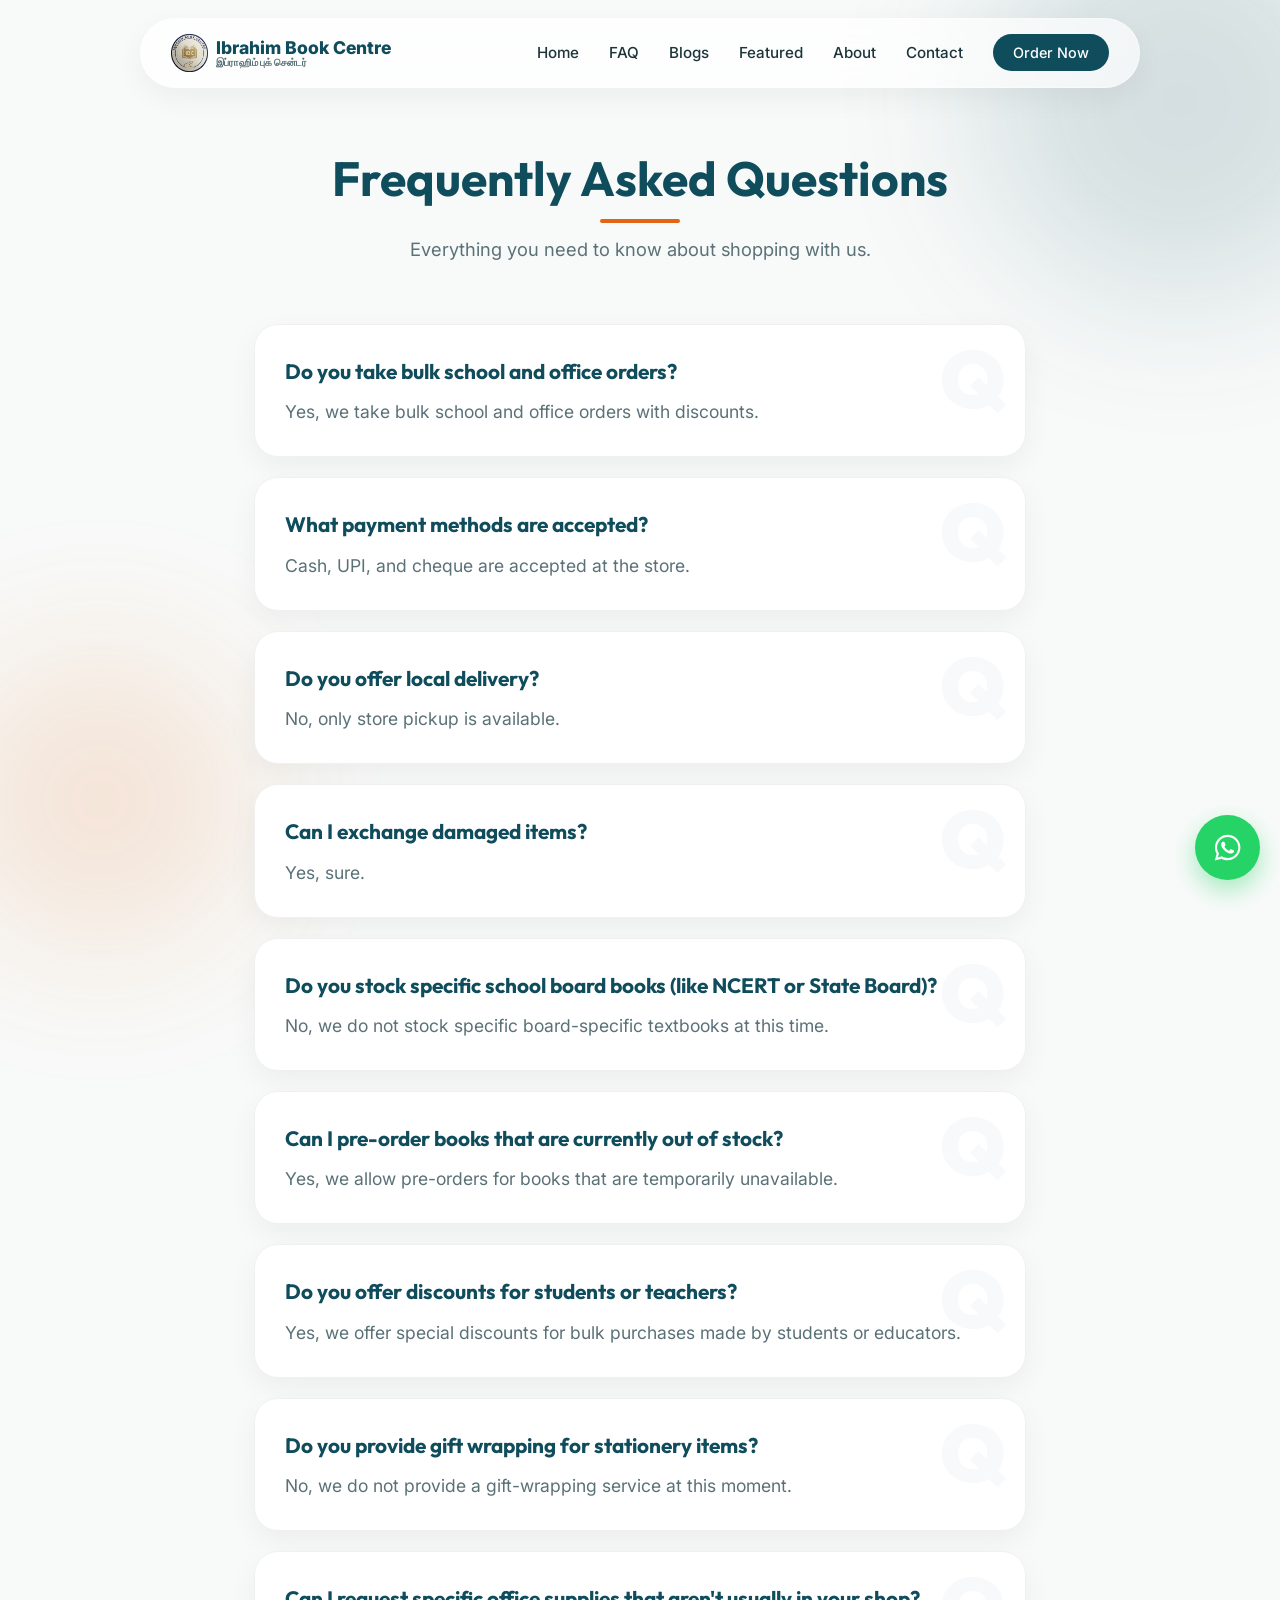
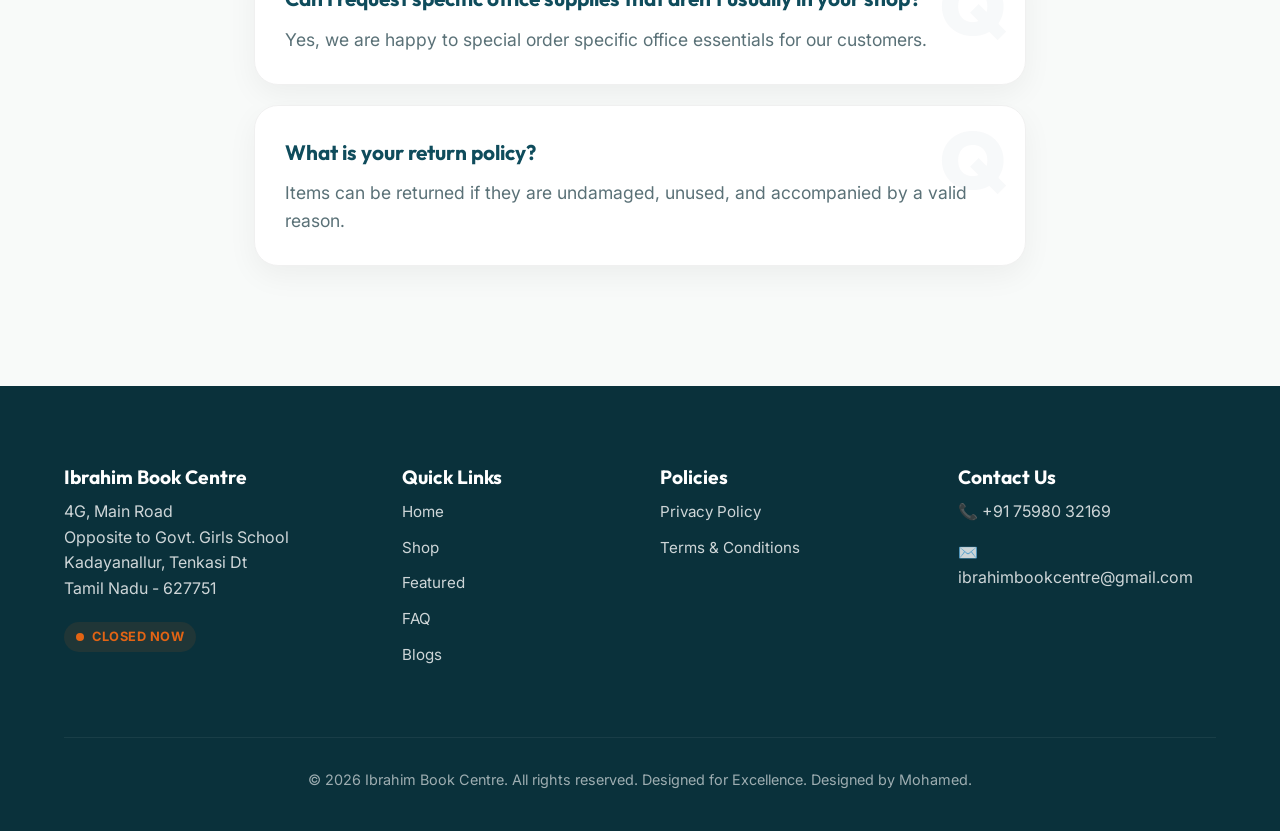
<file: faq.html>
<!DOCTYPE html>
<html lang="en">

<head>
    <!-- Google tag (gtag.js) -->
<script async src="https://www.googletagmanager.com/gtag/js?id=G-10MZF0RC1T"></script>
<script>
  window.dataLayer = window.dataLayer || [];
  function gtag(){dataLayer.push(arguments);}
  gtag('js', new Date());

  gtag('config', 'G-10MZF0RC1T');
</script>
    <meta charset="UTF-8">
    <meta name="viewport" content="width=device-width, initial-scale=1.0, maximum-scale=1.0, user-scalable=no">
    <title>FAQ | Questions & Answers | Ibrahim Book Centre</title>
    <meta name="description"
        content="Get quick answers to common questions about bulk orders, stationery availability, store hours, and pickup at Ibrahim Book Centre, Kadayanallur.">
    <!-- Open Graph -->
    <meta property="og:title" content="FAQ | Ibrahim Book Centre - Stationery Solutions">
    <meta property="og:description" content="Common questions about our products and services in Kadayanallur.">
    <meta property="og:image" content="https://ibrahimbookcentre.com/hero.png">
    <meta property="og:url" content="https://ibrahimbookcentre.com/faq.html">
    <meta property="og:type" content="website">

    <!-- Twitter Cards -->
    <meta name="twitter:card" content="summary">
    <meta name="twitter:title" content="FAQ | Ibrahim Book Centre">
    <meta name="twitter:description" content="Quick answers to common questions about our stationery services.">

    <!-- Structured Data (FAQ & Breadcrumbs) -->
    <script type="application/ld+json">
    [
      {
        "@context": "https://schema.org",
        "@type": "FAQPage",
        "mainEntity": [{
          "@type": "Question",
          "name": "Do you take bulk school and office orders?",
          "acceptedAnswer": {
            "@type": "Answer",
            "text": "Yes, we take bulk school and office orders with special discounts for large quantities."
          }
        }, {
          "@type": "Question",
          "name": "What payment methods are accepted?",
          "acceptedAnswer": {
            "@type": "Answer",
            "text": "We accept Cash, UPI (GPay, PhonePe), and cheques at our store."
          }
        }, {
          "@type": "Question",
          "name": "Do you offer local delivery?",
          "acceptedAnswer": {
            "@type": "Answer",
            "text": "Currently, we only offer store pickup. You can order via WhatsApp and collect your items in 30 minutes."
          }
        }, {
          "@type": "Question",
          "name": "Can I exchange damaged items?",
          "acceptedAnswer": {
            "@type": "Answer",
            "text": "Yes, we exchange items that are found to be damaged at the time of purchase."
          }
        }, {
          "@type": "Question",
          "name": "Can I pre-order books that are currently out of stock?",
          "acceptedAnswer": {
            "@type": "Answer",
            "text": "Yes, we allow pre-orders for specific guides and notebooks that are temporarily out of stock."
          }
        }]
      },
      {
        "@context": "https://schema.org",
        "@type": "BreadcrumbList",
        "itemListElement": [{
          "@type": "ListItem",
          "position": 1,
          "name": "Home",
          "item": "https://ibrahimbookcentre.com/"
        },{
          "@type": "ListItem",
          "position": 2,
          "name": "FAQ",
          "item": "https://ibrahimbookcentre.com/faq.html"
        }]
      }
    ]
    </script>

    <!-- Favicon -->
    <link rel="icon" type="image/png" href="logo.png">

    <!-- Styles -->
    <link rel="stylesheet" href="style.css">
    <style>
        .faq-section {
            padding: 150px 5% 100px;
            max-width: 900px;
            margin: 0 auto;
        }

        .faq-item {
            background: var(--white);
            border-radius: var(--card-radius);
            padding: 30px;
            margin-bottom: 20px;
            box-shadow: var(--shadow-soft);
            transition: var(--transition);
            border: 1px solid #f0f0f0;
            cursor: pointer;
            position: relative;
            overflow: hidden;
        }

        .faq-item:hover {
            transform: translateY(-5px);
            box-shadow: var(--shadow-strong);
            border-left: 5px solid var(--accent);
        }

        .faq-question {
            font-size: 1.3rem;
            color: var(--primary);
            font-family: 'Outfit', sans-serif;
            font-weight: 700;
            margin-bottom: 10px;
            display: flex;
            justify-content: space-between;
            align-items: center;
        }

        .faq-answer {
            color: var(--text-muted);
            font-size: 1.1rem;
            line-height: 1.6;
        }

        .faq-item::before {
            content: 'Q';
            position: absolute;
            top: -10px;
            right: 20px;
            font-size: 5rem;
            font-weight: 900;
            color: rgba(15, 76, 92, 0.03);
            font-family: 'Outfit', sans-serif;
        }

        @media (max-width: 768px) {
            .faq-section {
                padding: 100px 5% 50px;
            }

            .faq-item {
                padding: 20px;
            }

            .faq-question {
                font-size: 1.1rem;
            }

            .faq-answer {
                font-size: 1rem;
            }
        }
    </style>
</head>

<body>

    <!-- Parallax Shapes -->
    <div class="parallax-shape shape-1" id="shape-1"></div>
    <div class="parallax-shape shape-2" id="shape-2"></div>

    <!-- Scroll Progress Bar -->
    <div class="progress-container">
        <div class="progress-bar" id="scroll-progress"></div>
    </div>

    <!-- Header / Navigation -->
    <header id="main-header">
        <a href="index.html" class="logo">
            <img src="logo.png" alt="IBC Logo" style="height: 38px; width: auto; object-fit: contain;">
            <div class="logo-text">
                Ibrahim Book Centre
                <span><b>இப்ராஹிம் புக் சென்டர்</b></span>
            </div>
        </a>
        <div class="menu-toggle" id="menu-toggle">
            <span></span>
            <span></span>
            <span></span>
        </div>
        <nav id="nav-menu">
            <ul>
                <li><a href="index.html#home">Home</a></li>
                <li><a href="faq.html">FAQ</a></li>
                <li><a href="blogs.html">Blogs</a></li>
                <li><a href="index.html#featured">Featured</a></li>
                <li><a href="index.html#about">About</a></li>
                <li><a href="tel:+917598032169">Contact</a></li>
                <li><a href="index.html#order" class="cta-nav">Order Now</a></li>
            </ul>
        </nav>
    </header>
    <!-- Floating WhatsApp Button -->
    <a href="https://wa.me/917598032169" class="whatsapp-float" target="_blank" rel="noopener noreferrer">
        <svg viewBox="0 0 448 512" width="35" height="35" fill="white">
            <path
                d="M380.9 97.1C339 55.1 283.2 32 223.9 32c-122.4 0-222 99.6-222 222 0 39.1 10.2 77.3 29.6 111L0 480l117.7-30.9c32.4 17.7 68.9 27 106.1 27h.1c122.3 0 224.1-99.6 224.1-222 0-59.3-25.2-115-67.1-157zm-157 341.6c-33.2 0-65.7-8.9-94-25.7l-6.7-4-69.8 18.3L72 359.2l-4.4-7c-18.5-29.4-28.2-63.3-28.2-98.2 0-101.7 82.8-184.5 184.6-184.5 49.3 0 95.6 19.2 130.4 54.1 34.8 34.9 56.2 81.2 56.1 130.5 0 101.8-84.9 184.6-186.6 184.6zm101.2-138.2c-5.5-2.8-32.8-16.2-37.9-18-5.1-1.9-8.8-2.8-12.5 2.8-3.7 5.6-14.3 18-17.6 21.8-3.2 3.7-6.5 4.2-12 1.4-5.5-2.8-23.4-8.6-44.6-27.6-16.5-14.7-27.6-32.8-30.8-38.4-3.2-5.6-.3-8.6 2.5-11.4 2.5-2.5 5.5-6.5 8.3-9.7 2.8-3.3 3.8-5.7 5.7-9.4 1.9-3.7 1-6.9-.5-9.7-1.4-2.8-12.5-30.1-17.1-41.2-4.5-10.8-9.1-9.3-12.5-9.5-3.2-.2-6.9-.2-10.6-.2-3.7 0-9.7 1.4-14.8 6.9-5.1 5.6-19.4 19-19.4 46.3 0 27.3 19.9 53.7 22.6 57.4 2.8 3.7 39.1 59.7 94.8 83.8 13.3 5.7 23.5 9.2 31.6 11.8 13.3 4.2 25.4 3.6 35 2.2 10.7-1.5 32.8-13.4 37.4-26.4 4.6-13 4.6-24.1 3.2-26.4-1.3-2.5-5-3.9-10.5-6.6z" />
        </svg>
    </a>


    <section class="faq-section">
        <div class="section-title reveal reveal-up active">
            <h2>Frequently Asked Questions</h2>
            <p>Everything you need to know about shopping with us.</p>
        </div>

        <div class="faq-list">
            <div class="faq-item reveal reveal-up active">
                <div class="faq-question">Do you take bulk school and office orders?</div>
                <div class="faq-answer">Yes, we take bulk school and office orders with discounts.</div>
            </div>

            <div class="faq-item reveal reveal-up active">
                <div class="faq-question">What payment methods are accepted?</div>
                <div class="faq-answer">Cash, UPI, and cheque are accepted at the store.</div>
            </div>

            <div class="faq-item reveal reveal-up active">
                <div class="faq-question">Do you offer local delivery?</div>
                <div class="faq-answer">No, only store pickup is available.</div>
            </div>

            <div class="faq-item reveal reveal-up active">
                <div class="faq-question">Can I exchange damaged items?</div>
                <div class="faq-answer">Yes, sure.</div>
            </div>

            <div class="faq-item reveal reveal-up active">
                <div class="faq-question">Do you stock specific school board books (like NCERT or State Board)?</div>
                <div class="faq-answer">No, we do not stock specific board-specific textbooks at this time.</div>
            </div>

            <div class="faq-item reveal reveal-up active">
                <div class="faq-question">Can I pre-order books that are currently out of stock?</div>
                <div class="faq-answer">Yes, we allow pre-orders for books that are temporarily unavailable.</div>
            </div>

            <div class="faq-item reveal reveal-up active">
                <div class="faq-question">Do you offer discounts for students or teachers?</div>
                <div class="faq-answer">Yes, we offer special discounts for bulk purchases made by students or
                    educators.</div>
            </div>

            <div class="faq-item reveal reveal-up active">
                <div class="faq-question">Do you provide gift wrapping for stationery items?</div>
                <div class="faq-answer">No, we do not provide a gift-wrapping service at this moment.</div>
            </div>

            <div class="faq-item reveal reveal-up active">
                <div class="faq-question">Can I request specific office supplies that aren't usually in your shop?</div>
                <div class="faq-answer">Yes, we are happy to special order specific office essentials for our customers.
                </div>
            </div>

            <div class="faq-item reveal reveal-up active">
                <div class="faq-question">What is your return policy?</div>
                <div class="faq-answer">Items can be returned if they are undamaged, unused, and accompanied by a valid
                    reason.</div>
            </div>
        </div>
    </section>

    <!-- Footer -->
    <footer>
        <div class="footer-grid">
            <div class="footer-col">
                <h4>Ibrahim Book Centre</h4>
                <p>4G, Main Road<br>Opposite to Govt. Girls School<br>Kadayanallur, Tenkasi Dt <br>Tamil Nadu - 627751
                </p>
                <div class="shop-status">
                    <span class="status-dot"></span> <span class="status-text">...</span>
                </div>
            </div>
            <div class="footer-col">
                <h4>Quick Links</h4>
                <ul>
                    <li><a href="index.html#home">Home</a></li>
                    <li><a href="https://maps.app.goo.gl/22QeKbX8UUyNHn1s6" target="_blank"
                            rel="noopener noreferrer">Shop</a></li>
                    <li><a href="index.html#featured">Featured</a></li>
                    <li><a href="faq.html">FAQ</a></li>
                    <li><a href="blogs.html">Blogs</a></li>
                </ul>
            </div>
            <div class="footer-col">
                <h4>Policies</h4>
                <ul>
                    <li><a href="privacy.html">Privacy Policy</a></li>
                    <li><a href="terms.html">Terms & Conditions</a></li>
                </ul>
            </div>
            <div class="footer-col">
                <h4>Contact Us</h4>
                <p>📞 +91 75980 32169</p>
                <p>✉️ ibrahimbookcentre@gmail.com</p>
            </div>
        </div>
        <div class="footer-bottom">
            &copy; 2026 Ibrahim Book Centre. All rights reserved. Designed for Excellence. <a href="mohamed.html" style="text-decoration: none; color: inherit; cursor: pointer;">Designed by Mohamed.</a>
        </div>
    </footer>

    <script>
        // Scroll Interactions
        window.addEventListener('scroll', function () {
            const header = document.getElementById('main-header');
            if (window.scrollY > 50) {
                header.style.background = 'rgba(255, 255, 255, 0.95)';
                header.style.padding = '10px 30px';
            } else {
                header.style.background = 'rgba(255, 255, 255, 0.7)';
                header.style.padding = '15px 30px';
            }

            const winScroll = document.body.scrollTop || document.documentElement.scrollTop;
            const height = document.documentElement.scrollHeight - document.documentElement.clientHeight;
            const scrolled = (winScroll / height) * 100;
            document.getElementById("scroll-progress").style.width = scrolled + "%";

            const shape1 = document.getElementById('shape-1');
            const shape2 = document.getElementById('shape-2');
            shape1.style.transform = `translate(${winScroll * 0.1}px, ${winScroll * 0.1}px)`;
            shape2.style.transform = `translate(${winScroll * -0.05}px, ${winScroll * -0.08}px)`;
        });

        // Mobile Menu Toggle
        const menuToggle = document.getElementById('menu-toggle');
        const navMenu = document.getElementById('nav-menu');
        const navLinks = document.querySelectorAll('nav ul li a');

        menuToggle.addEventListener('click', () => {
            menuToggle.classList.toggle('active');
            navMenu.classList.toggle('active');
            document.body.style.overflow = navMenu.classList.contains('active') ? 'hidden' : 'auto';
        });

        navLinks.forEach(link => {
            link.addEventListener('click', () => {
                menuToggle.classList.remove('active');
                navMenu.classList.remove('active');
                document.body.style.overflow = 'auto';
            });
        });

        // Real-Time Shop Status Function
        function updateShopStatus() {
            const now = new Date();
            const day = now.getDay();
            const time = now.getHours() + now.getMinutes() / 60;
            let isOpen = false;
            if (day >= 1 && day <= 6) { // Mon-Sat: 8:30-21:00
                if (time >= 8.5 && time < 21) isOpen = true;
            } else { // Sun: 9:00-13:00
                if (time >= 9 && time < 13) isOpen = true;
            }
            document.querySelectorAll('.shop-status').forEach(el => {
                el.className = 'shop-status ' + (isOpen ? 'open' : 'closed');
                el.querySelector('.status-text').innerText = (isOpen ? 'Open Now' : 'Closed Now');
            });
        }
        updateShopStatus();
        setInterval(updateShopStatus, 60000);
    </script>
</body>

</html>
</file>
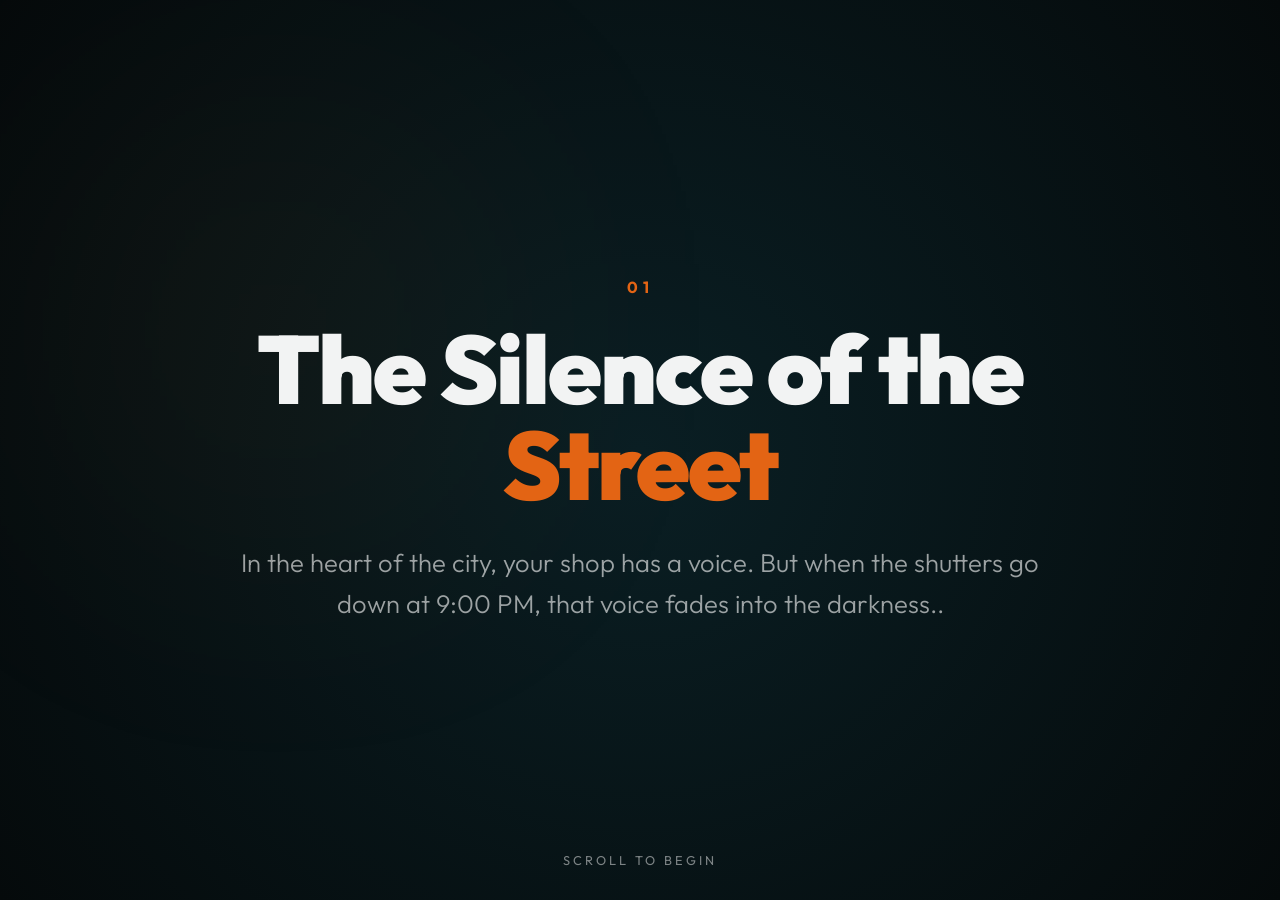
<file: mohamed.html>
<!DOCTYPE html>
<html lang="en">

<head>
    <!-- Google tag (gtag.js) -->
    <script async src="https://www.googletagmanager.com/gtag/js?id=G-10MZF0RC1T"></script>
    <script>
        window.dataLayer = window.dataLayer || [];
        function gtag() { dataLayer.push(arguments); }
        gtag('js', new Date());

        gtag('config', 'G-10MZF0RC1T');
    </script>
    <meta charset="UTF-8">
    <meta name="viewport" content="width=device-width, initial-scale=1.0, maximum-scale=1.0, user-scalable=no">
    <title>The Story of Mohamed</title>
    <link rel="icon" type="image/png" href="logo.png">

    <!-- Fonts -->
    <link rel="stylesheet"
        href="https://fonts.googleapis.com/css2?family=Outfit:wght@300;400;700;900&family=Inter:wght@400;600&display=swap">
    <link rel="stylesheet" href="style.css">

    <style>
        :root {
            --story-bg: #050a0b;
            --story-accent: #e36414;
            --story-text: rgba(255, 255, 255, 0.95);
        }

        body.story-page {
            background: var(--story-bg);
            color: var(--story-text);
            font-family: 'Outfit', sans-serif;
            overflow-x: hidden;
            scroll-behavior: smooth;
        }

        /* --- Scroll Snap Container --- */
        .story-container {
            height: 100vh;
            overflow-y: scroll;
            scroll-snap-type: y mandatory;
            scroll-behavior: smooth;
        }

        section {
            height: 100vh;
            width: 100%;
            display: flex;
            flex-direction: column;
            justify-content: center;
            align-items: center;
            padding: 0 10%;
            scroll-snap-align: start;
            position: relative;
            text-align: center;
        }

        /* --- Background Visuals --- */
        .story-bg-overlay {
            position: fixed;
            top: 0;
            left: 0;
            width: 100%;
            height: 100%;
            z-index: -1;
            background: radial-gradient(circle at center, #0a1f24 0%, #050a0b 100%);
        }

        .scroll-indicator {
            position: fixed;
            bottom: 30px;
            left: 50%;
            transform: translateX(-50%);
            z-index: 10;
            font-size: 0.8rem;
            text-transform: uppercase;
            letter-spacing: 3px;
            opacity: 0.5;
            animation: bounce 2s infinite;
        }

        @keyframes bounce {

            0%,
            20%,
            50%,
            80%,
            100% {
                transform: translateY(0) translateX(-50%);
            }

            40% {
                transform: translateY(-10px) translateX(-50%);
            }

            60% {
                transform: translateY(-5px) translateX(-50%);
            }
        }

        /* --- Typography & Elements --- */
        .chapter-number {
            font-size: 1rem;
            color: var(--story-accent);
            font-weight: 700;
            letter-spacing: 5px;
            margin-bottom: 20px;
            text-transform: uppercase;
            opacity: 0;
            transform: translateY(20px);
            transition: all 0.8s ease;
        }

        .story-title {
            font-size: clamp(2.5rem, 8vw, 6rem);
            font-weight: 900;
            line-height: 1;
            margin-bottom: 30px;
            letter-spacing: -2px;
            opacity: 0;
            transform: translateY(30px);
            transition: all 1s cubic-bezier(0.16, 1, 0.3, 1) 0.2s;
        }

        .story-desc {
            font-size: clamp(1.1rem, 2vw, 1.8rem);
            font-weight: 300;
            max-width: 800px;
            color: rgba(255, 255, 255, 0.6);
            opacity: 0;
            transform: translateY(20px);
            transition: all 0.8s ease 0.4s;
        }

        /* --- Active Section States --- */
        section.active .chapter-number,
        section.active .story-title,
        section.active .story-desc {
            opacity: 1;
            transform: translateY(0);
        }

        /* --- Specific Section Accents --- */
        .accent-box {
            position: absolute;
            width: 300px;
            height: 300px;
            background: var(--story-accent);
            filter: blur(150px);
            opacity: 0.1;
            z-index: -1;
        }

        /* --- Contact Button --- */
        .story-cta {
            margin-top: 40px;
            background: var(--story-accent);
            color: white;
            padding: 20px 40px;
            border-radius: 100px;
            font-weight: 700;
            text-decoration: none;
            transition: var(--transition);
            display: inline-block;
            opacity: 0;
            transform: scale(0.9);
            transition: all 0.5s ease 0.6s;
        }

        section.active .story-cta {
            opacity: 1;
            transform: scale(1);
        }

        /* --- Mobile Tweaks --- */
        @media (max-width: 768px) {
            section {
                padding: 0 5%;
            }

            .story-title {
                font-size: 3rem;
            }
        }
    </style>
</head>

<body class="story-page">

    <div class="story-bg-overlay"></div>
    <div class="scroll-indicator" id="scroller">Scroll to begin</div>

    <div class="story-container">

        <!-- Chapter 1: The Silence -->
        <section id="chapter-1">
            <div class="chapter-number">01</div>
            <h1 class="story-title">The Silence of the <span style="color: var(--story-accent);">Street</span></h1>
            <p class="story-desc">In the heart of the city, your shop has a voice. But when the shutters go down at 9:00
                PM, that voice fades into the darkness..</p>
            <div class="accent-box" style="top: 20%; left: 10%;"></div>
        </section>

        <!-- Chapter 2: The Limitation -->
        <section id="chapter-2">
            <div class="chapter-number">02</div>
            <h2 class="story-title">Walls Don't <span style="color: var(--story-accent);">Scale</span></h2>
            <p class="story-desc">Your physical store is brilliant, but it's bound by bricks. People outside your
                neighborhood might never know the excellence you offer inside.</p>
            <div class="accent-box" style="bottom: 10%; right: 10%;"></div>
        </section>

        <!-- Chapter 3: The Transformation -->
        <section id="chapter-3">
            <div class="chapter-number">03</div>
            <h2 class="story-title">The Digital <br><span style="color: var(--story-accent);">Awakening</span></h2>
            <p class="story-desc">Mohamed Creations doesn't just build websites; we give your store a soul that never
                sleeps. A home where distance doesn't exist.</p>
        </section>

        <!-- Chapter 4: The Result -->
        <section id="chapter-4">
            <div class="chapter-number">04</div>
            <h2 class="story-title">Selling While You <span style="color: var(--story-accent);">Dream</span></h2>
            <p class="story-desc">Your customers browse the aisles of your digital shop from their living rooms, at 2:00
                AM, without you saying a single word.</p>
            <div class="accent-box" style="top: 50%; left: 50%; transform: translate(-50%, -50%);"></div>
        </section>

        <!-- Chapter 5: The Invitation -->
        <section id="chapter-5">
            <div class="chapter-number">The Finale</div>
            <h2 class="story-title">Write Your <br><span style="color: var(--story-accent);">Legacy</span></h2>
            <p class="story-desc">Ready to transcend the physical? Let's build a website that stands the test of time
                and space.</p>
            <a href="mailto:rasikmma@outlook.com" class="story-cta">Contact Mohamed</a>
            <p style="margin-top: 20px; font-size: 0.8rem; opacity: 0.4;">DESIGNED BY MOHAMED CREATIONS</p>
        </section>

    </div>

    <script>
        // Intersection Observer to trigger animations
        const sections = document.querySelectorAll('section');
        const scroller = document.getElementById('scroller');

        const options = {
            threshold: 0.5
        };

        const observer = new IntersectionObserver((entries) => {
            entries.forEach(entry => {
                if (entry.isIntersecting) {
                    entry.target.classList.add('active');

                    // Update scroller text
                    if (entry.target.id === 'chapter-5') {
                        scroller.style.opacity = '0';
                    } else {
                        scroller.style.opacity = '0.5';
                    }
                } else {
                    entry.target.classList.remove('active');
                }
            });
        }, options);

        sections.forEach(section => observer.observe(section));

        // Smooth scroll handling for mouse wheel
        const container = document.querySelector('.story-container');
        container.addEventListener('wheel', (e) => {
            // Let snap-type handle it
        });
    </script>
</body>

</html>
</file>
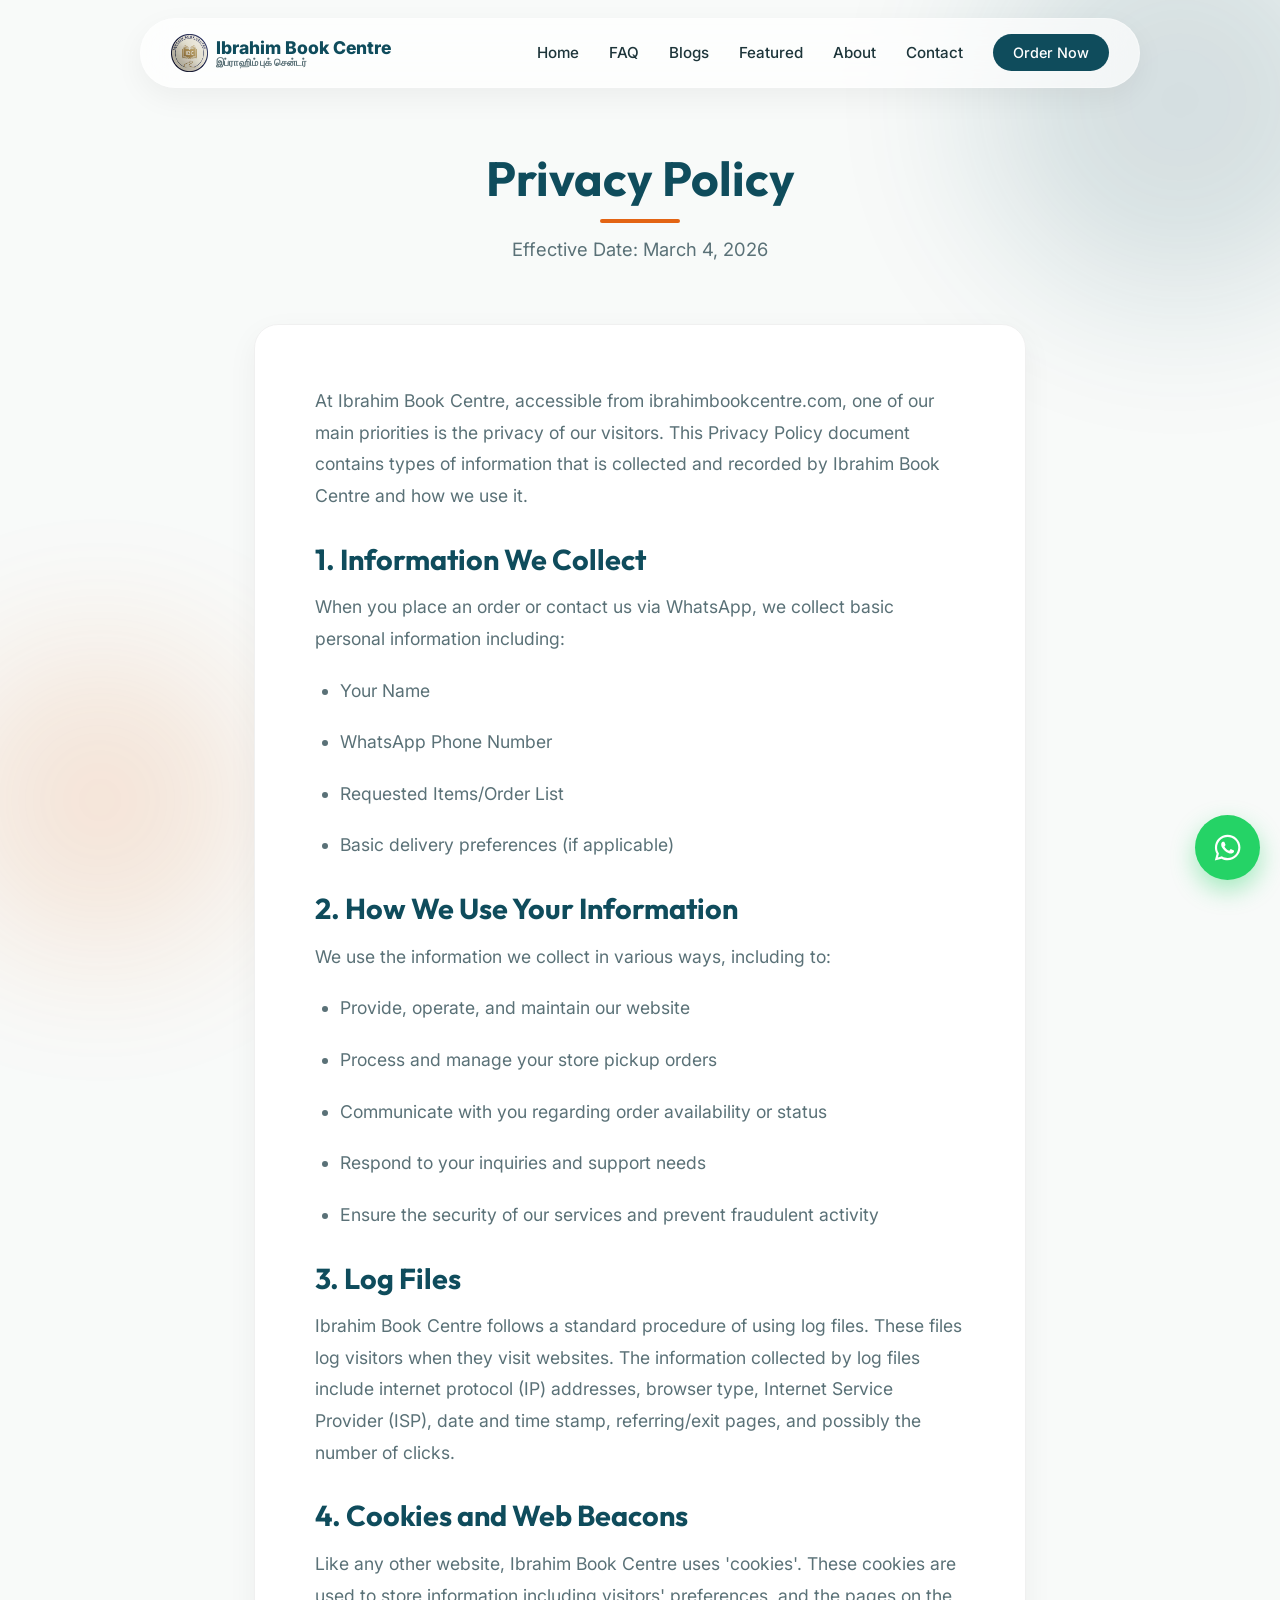
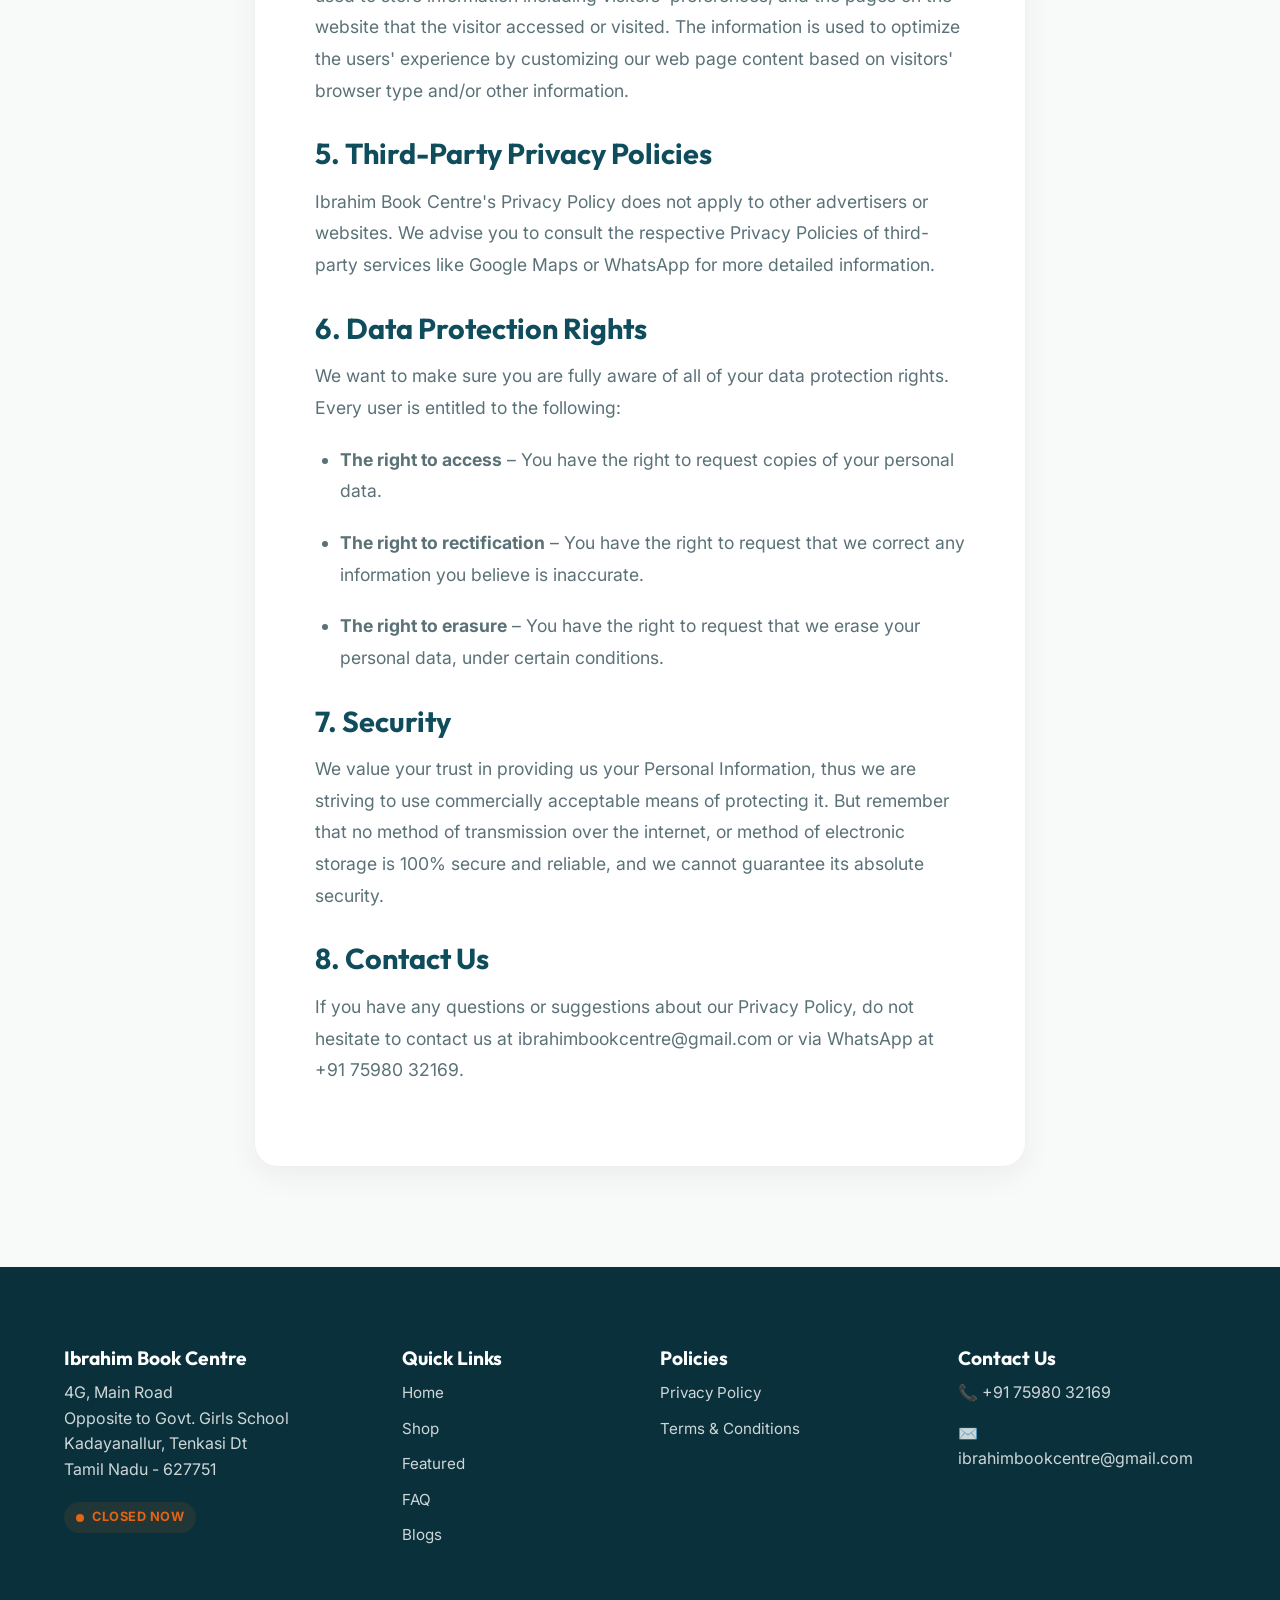
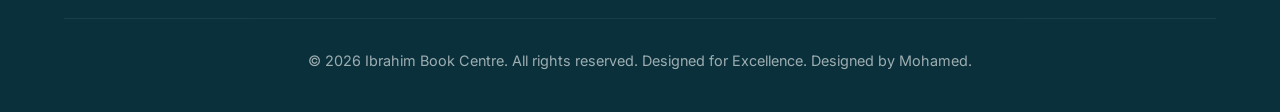
<file: privacy.html>
<!DOCTYPE html>
<html lang="en">

<head>
    <!-- Google tag (gtag.js) -->
<script async src="https://www.googletagmanager.com/gtag/js?id=G-10MZF0RC1T"></script>
<script>
  window.dataLayer = window.dataLayer || [];
  function gtag(){dataLayer.push(arguments);}
  gtag('js', new Date());

  gtag('config', 'G-10MZF0RC1T');
</script>
    <meta charset="UTF-8">
    <meta name="viewport" content="width=device-width, initial-scale=1.0, maximum-scale=1.0, user-scalable=no">
    <title>Privacy Policy | Ibrahim Book Centre</title>
    <meta name="description"
        content="Read our Privacy Policy to understand how Ibrahim Book Centre collects and protects your information when you shop for stationery and school books.">

    <!-- Structured Data (Breadcrumbs) -->
    <script type="application/ld+json">
    {
      "@context": "https://schema.org",
      "@type": "BreadcrumbList",
      "itemListElement": [{
        "@type": "ListItem",
        "position": 1,
        "name": "Home",
        "item": "https://ibrahimbookcentre.com/"
      },{
        "@type": "ListItem",
        "position": 2,
        "name": "Privacy Policy",
        "item": "https://ibrahimbookcentre.com/privacy.html"
      }]
    }
    </script>

    <!-- Favicon -->
    <link rel="icon" type="image/png" href="logo.png">

    <!-- Styles -->
    <link rel="stylesheet" href="style.css">
    <style>
        .legal-section {
            padding: 150px 5% 100px;
            max-width: 900px;
            margin: 0 auto;
        }

        .legal-content {
            background: var(--white);
            border-radius: var(--card-radius);
            padding: clamp(30px, 5vw, 60px);
            box-shadow: var(--shadow-soft);
            border: 1px solid #f0f0f0;
        }

        .legal-content h2 {
            color: var(--primary);
            margin: 30px 0 15px;
            font-size: 1.8rem;
        }

        .legal-content p,
        .legal-content li {
            color: var(--text-muted);
            font-size: 1.1rem;
            line-height: 1.8;
            margin-bottom: 20px;
        }

        .legal-content ul {
            margin-bottom: 25px;
            list-style: disc;
            padding-left: 25px;
        }

        @media (max-width: 768px) {
            .legal-section {
                padding: 100px 5% 50px;
            }
        }
    </style>
</head>

<body>

    <!-- Parallax Shapes -->
    <div class="parallax-shape shape-1" id="shape-1"></div>
    <div class="parallax-shape shape-2" id="shape-2"></div>

    <!-- Scroll Progress Bar -->
    <div class="progress-container">
        <div class="progress-bar" id="scroll-progress"></div>
    </div>

    <!-- Header / Navigation -->
    <header id="main-header">
        <a href="index.html" class="logo">
            <img src="logo.png" alt="IBC Logo" style="height: 38px; width: auto; object-fit: contain;">
            <div class="logo-text">
                Ibrahim Book Centre
                <span><b>இப்ராஹிம் புக் சென்டர்</b></span>
            </div>
        </a>
        <div class="menu-toggle" id="menu-toggle">
            <span></span>
            <span></span>
            <span></span>
        </div>
        <nav id="nav-menu">
            <ul>
                <li><a href="index.html#home">Home</a></li>
                <li><a href="faq.html">FAQ</a></li>
                <li><a href="blogs.html">Blogs</a></li>
                <li><a href="index.html#featured">Featured</a></li>
                <li><a href="index.html#about">About</a></li>
                <li><a href="tel:+917598032169">Contact</a></li>
                <li><a href="index.html#order" class="cta-nav">Order Now</a></li>
            </ul>
        </nav>
    </header>

    <!-- Floating WhatsApp Button -->
    <a href="https://wa.me/917598032169" class="whatsapp-float" target="_blank" rel="noopener noreferrer">
        <svg viewBox="0 0 448 512" width="35" height="35" fill="white">
            <path
                d="M380.9 97.1C339 55.1 283.2 32 223.9 32c-122.4 0-222 99.6-222 222 0 39.1 10.2 77.3 29.6 111L0 480l117.7-30.9c32.4 17.7 68.9 27 106.1 27h.1c122.3 0 224.1-99.6 224.1-222 0-59.3-25.2-115-67.1-157zm-157 341.6c-33.2 0-65.7-8.9-94-25.7l-6.7-4-69.8 18.3L72 359.2l-4.4-7c-18.5-29.4-28.2-63.3-28.2-98.2 0-101.7 82.8-184.5 184.6-184.5 49.3 0 95.6 19.2 130.4 54.1 34.8 34.9 56.2 81.2 56.1 130.5 0 101.8-84.9 184.6-186.6 184.6zm101.2-138.2c-5.5-2.8-32.8-16.2-37.9-18-5.1-1.9-8.8-2.8-12.5 2.8-3.7 5.6-14.3 18-17.6 21.8-3.2 3.7-6.5 4.2-12 1.4-5.5-2.8-23.4-8.6-44.6-27.6-16.5-14.7-27.6-32.8-30.8-38.4-3.2-5.6-.3-8.6 2.5-11.4 2.5-2.5 5.5-6.5 8.3-9.7 2.8-3.3 3.8-5.7 5.7-9.4 1.9-3.7 1-6.9-.5-9.7-1.4-2.8-12.5-30.1-17.1-41.2-4.5-10.8-9.1-9.3-12.5-9.5-3.2-.2-6.9-.2-10.6-.2-3.7 0-9.7 1.4-14.8 6.9-5.1 5.6-19.4 19-19.4 46.3 0 27.3 19.9 53.7 22.6 57.4 2.8 3.7 39.1 59.7 94.8 83.8 13.3 5.7 23.5 9.2 31.6 11.8 13.3 4.2 25.4 3.6 35 2.2 10.7-1.5 32.8-13.4 37.4-26.4 4.6-13 4.6-24.1 3.2-26.4-1.3-2.5-5-3.9-10.5-6.6z" />
        </svg>
    </a>

    <section class="legal-section">
        <div class="section-title reveal reveal-up active">
            <h2>Privacy Policy</h2>
            <p>Effective Date: March 4, 2026</p>
        </div>

        <div class="legal-content reveal reveal-up active">
            <p>At Ibrahim Book Centre, accessible from ibrahimbookcentre.com, one of our main priorities is the privacy
                of our visitors. This Privacy Policy document contains types of information that is collected and
                recorded by Ibrahim Book Centre and how we use it.</p>

            <h2>1. Information We Collect</h2>
            <p>When you place an order or contact us via WhatsApp, we collect basic personal information including:</p>
            <ul>
                <li>Your Name</li>
                <li>WhatsApp Phone Number</li>
                <li>Requested Items/Order List</li>
                <li>Basic delivery preferences (if applicable)</li>
            </ul>

            <h2>2. How We Use Your Information</h2>
            <p>We use the information we collect in various ways, including to:</p>
            <ul>
                <li>Provide, operate, and maintain our website</li>
                <li>Process and manage your store pickup orders</li>
                <li>Communicate with you regarding order availability or status</li>
                <li>Respond to your inquiries and support needs</li>
                <li>Ensure the security of our services and prevent fraudulent activity</li>
            </ul>

            <h2>3. Log Files</h2>
            <p>Ibrahim Book Centre follows a standard procedure of using log files. These files log visitors when they
                visit websites. The information collected by log files include internet protocol (IP) addresses, browser
                type, Internet Service Provider (ISP), date and time stamp, referring/exit pages, and possibly the
                number of clicks.</p>

            <h2>4. Cookies and Web Beacons</h2>
            <p>Like any other website, Ibrahim Book Centre uses 'cookies'. These cookies are used to store information
                including visitors' preferences, and the pages on the website that the visitor accessed or visited. The
                information is used to optimize the users' experience by customizing our web page content based on
                visitors' browser type and/or other information.</p>

            <h2>5. Third-Party Privacy Policies</h2>
            <p>Ibrahim Book Centre's Privacy Policy does not apply to other advertisers or websites. We advise you to
                consult the respective Privacy Policies of third-party services like Google Maps or WhatsApp for more
                detailed information.</p>

            <h2>6. Data Protection Rights</h2>
            <p>We want to make sure you are fully aware of all of your data protection rights. Every user is entitled to
                the following:</p>
            <ul>
                <li><strong>The right to access</strong> – You have the right to request copies of your personal data.
                </li>
                <li><strong>The right to rectification</strong> – You have the right to request that we correct any
                    information you believe is inaccurate.</li>
                <li><strong>The right to erasure</strong> – You have the right to request that we erase your personal
                    data, under certain conditions.</li>
            </ul>

            <h2>7. Security</h2>
            <p>We value your trust in providing us your Personal Information, thus we are striving to use commercially
                acceptable means of protecting it. But remember that no method of transmission over the internet, or
                method of electronic storage is 100% secure and reliable, and we cannot guarantee its absolute security.
            </p>

            <h2>8. Contact Us</h2>
            <p>If you have any questions or suggestions about our Privacy Policy, do not hesitate to contact us at
                ibrahimbookcentre@gmail.com or via WhatsApp at +91 75980 32169.</p>
        </div>
    </section>

    <!-- Footer -->
    <footer>
        <div class="footer-grid">
            <div class="footer-col">
                <h4>Ibrahim Book Centre</h4>
                <p>4G, Main Road<br>Opposite to Govt. Girls School<br>Kadayanallur, Tenkasi Dt <br>Tamil Nadu - 627751
                </p>
                <div class="shop-status">
                    <span class="status-dot"></span> <span class="status-text">...</span>
                </div>
            </div>
            <div class="footer-col">
                <h4>Quick Links</h4>
                <ul>
                    <li><a href="index.html#home">Home</a></li>
                    <li><a href="https://maps.app.goo.gl/22QeKbX8UUyNHn1s6" target="_blank"
                            rel="noopener noreferrer">Shop</a></li>
                    <li><a href="index.html#featured">Featured</a></li>
                    <li><a href="faq.html">FAQ</a></li>
                    <li><a href="blogs.html">Blogs</a></li>
                </ul>
            </div>
            <div class="footer-col">
                <h4>Policies</h4>
                <ul>
                    <li><a href="privacy.html">Privacy Policy</a></li>
                    <li><a href="terms.html">Terms & Conditions</a></li>
                </ul>
            </div>
            <div class="footer-col">
                <h4>Contact Us</h4>
                <p>📞 +91 75980 32169</p>
                <p>✉️ ibrahimbookcentre@gmail.com</p>
            </div>
        </div>
        <div class="footer-bottom">
            &copy; 2026 Ibrahim Book Centre. All rights reserved. Designed for Excellence. <a href="mohamed.html" style="text-decoration: none; color: inherit; cursor: pointer;">Designed by Mohamed.</a>
        </div>
    </footer>

    <script>
        // Scroll Interactions
        window.addEventListener('scroll', function () {
            const header = document.getElementById('main-header');
            if (window.scrollY > 50) {
                header.style.background = 'rgba(255, 255, 255, 0.95)';
                header.style.padding = '10px 30px';
            } else {
                header.style.background = 'rgba(255, 255, 255, 0.7)';
                header.style.padding = '15px 30px';
            }

            const winScroll = document.body.scrollTop || document.documentElement.scrollTop;
            const height = document.documentElement.scrollHeight - document.documentElement.clientHeight;
            const scrolled = (winScroll / height) * 100;
            document.getElementById("scroll-progress").style.width = scrolled + "%";

            const shape1 = document.getElementById('shape-1');
            const shape2 = document.getElementById('shape-2');
            shape1.style.transform = `translate(${winScroll * 0.1}px, ${winScroll * 0.1}px)`;
            shape2.style.transform = `translate(${winScroll * -0.05}px, ${winScroll * -0.08}px)`;
        });

        // Mobile Menu Toggle
        const menuToggle = document.getElementById('menu-toggle');
        const navMenu = document.getElementById('nav-menu');
        const navLinks = document.querySelectorAll('nav ul li a');

        menuToggle.addEventListener('click', () => {
            menuToggle.classList.toggle('active');
            navMenu.classList.toggle('active');
            document.body.style.overflow = navMenu.classList.contains('active') ? 'hidden' : 'auto';
        });

        navLinks.forEach(link => {
            link.addEventListener('click', () => {
                menuToggle.classList.remove('active');
                navMenu.classList.remove('active');
                document.body.style.overflow = 'auto';
            });
        });

        // Real-Time Shop Status Function
        function updateShopStatus() {
            const now = new Date();
            const day = now.getDay();
            const time = now.getHours() + now.getMinutes() / 60;
            let isOpen = false;
            if (day >= 1 && day <= 6) { // Mon-Sat: 8:30-21:00
                if (time >= 8.5 && time < 21.5) isOpen = true;
            } else { // Sun: 9:00-13:00
                if (time >= 9 && time < 13) isOpen = true;
            }
            document.querySelectorAll('.shop-status').forEach(el => {
                el.className = 'shop-status ' + (isOpen ? 'open' : 'closed');
                el.querySelector('.status-text').innerText = (isOpen ? 'Open Now' : 'Closed Now');
            });
        }
        updateShopStatus();
        setInterval(updateShopStatus, 60000);
    </script>
</body>

</html>
</file>
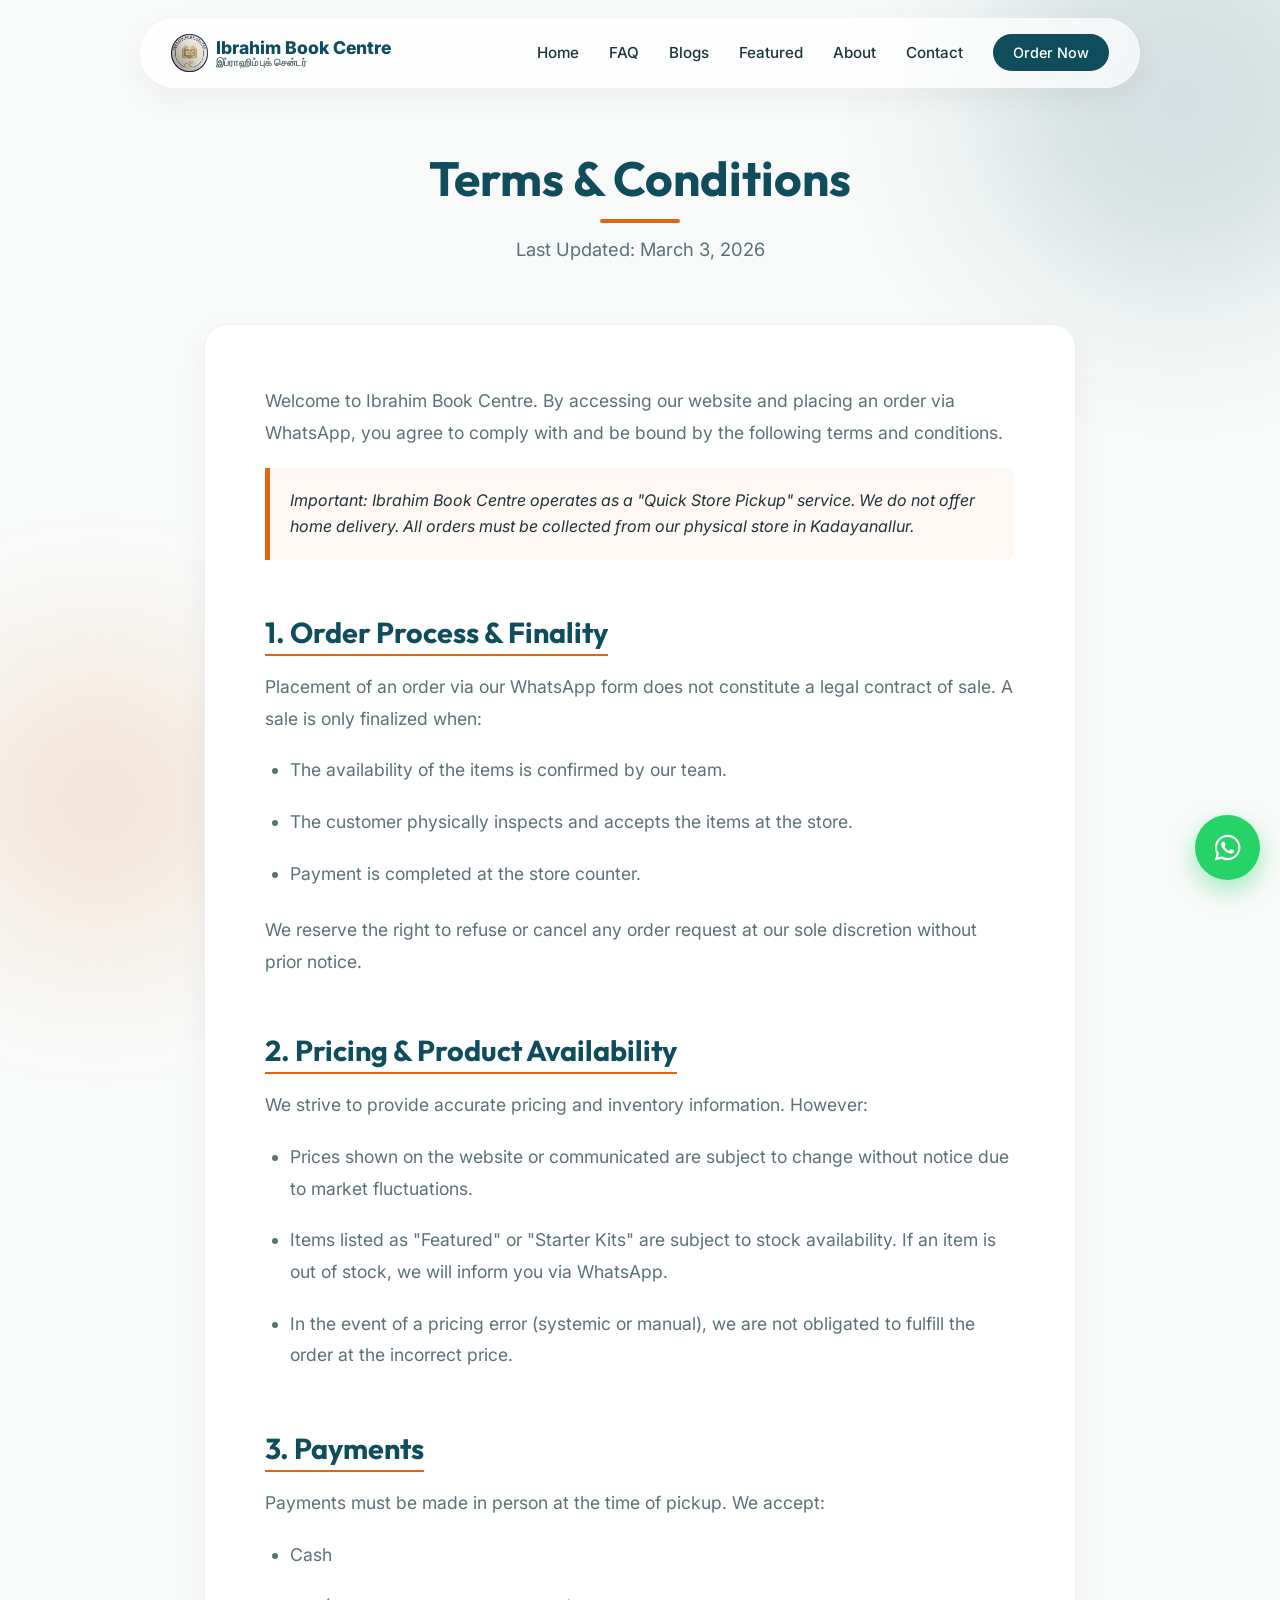
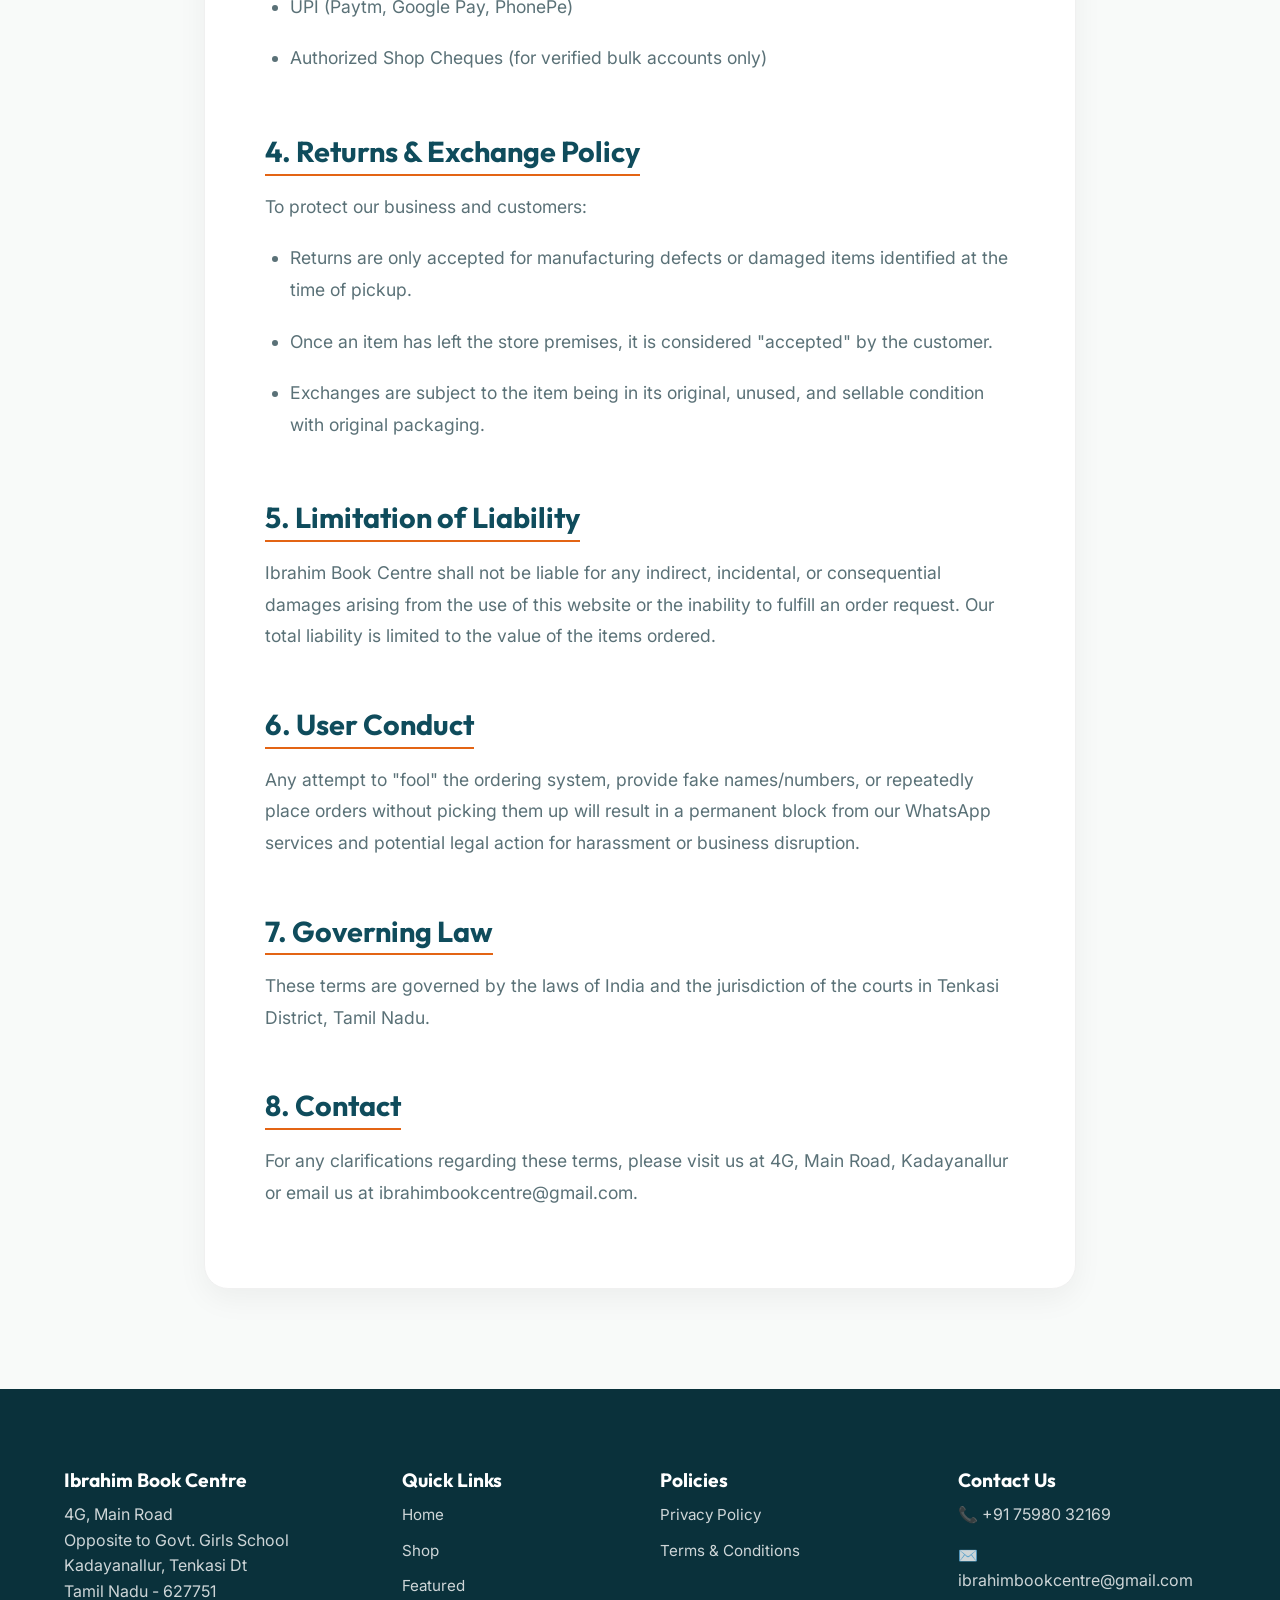
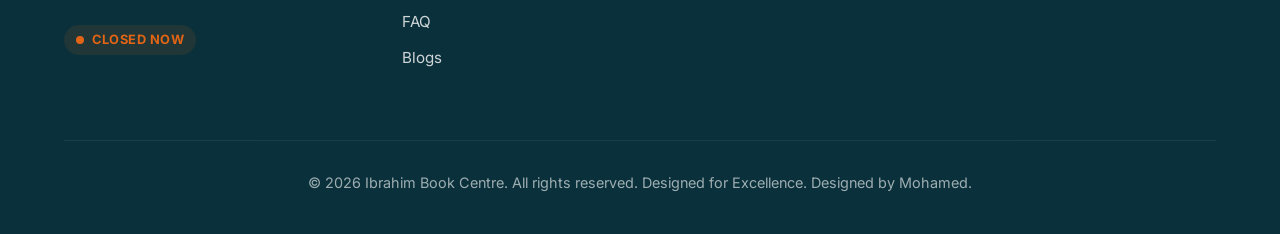
<file: terms.html>
<!DOCTYPE html>
<html lang="en">

<head><!-- Google tag (gtag.js) -->
<script async src="https://www.googletagmanager.com/gtag/js?id=G-10MZF0RC1T"></script>
<script>
  window.dataLayer = window.dataLayer || [];
  function gtag(){dataLayer.push(arguments);}
  gtag('js', new Date());

  gtag('config', 'G-10MZF0RC1T');
</script>
    <meta charset="UTF-8">
    <meta name="viewport" content="width=device-width, initial-scale=1.0, maximum-scale=1.0, user-scalable=no">
    <title>Terms & Conditions | Ibrahim Book Centre</title>
    <meta name="description"
        content="Read the Terms and Conditions for Ibrahim Book Centre. Understand our policies on store pickup, orders, and shop guidelines in Kadayanallur.">

    <!-- Structured Data (Breadcrumbs) -->
    <script type="application/ld+json">
    {
      "@context": "https://schema.org",
      "@type": "BreadcrumbList",
      "itemListElement": [{
        "@type": "ListItem",
        "position": 1,
        "name": "Home",
        "item": "https://ibrahimbookcentre.com/"
      },{
        "@type": "ListItem",
        "position": 2,
        "name": "Terms & Conditions",
        "item": "https://ibrahimbookcentre.com/terms.html"
      }]
    }
    </script>

    <!-- Favicon -->
    <link rel="icon" type="image/png" href="logo.png">

    <!-- Styles -->
    <link rel="stylesheet" href="style.css">
    <style>
        .legal-section {
            padding: 150px 5% 100px;
            max-width: 1000px;
            margin: 0 auto;
        }

        .legal-content {
            background: var(--white);
            border-radius: var(--card-radius);
            padding: clamp(30px, 5vw, 60px);
            box-shadow: var(--shadow-soft);
            border: 1px solid #f0f0f0;
        }

        .legal-content h2 {
            color: var(--primary);
            margin: 35px 0 15px;
            font-size: 1.8rem;
            border-bottom: 2px solid var(--accent);
            display: inline-block;
            padding-bottom: 5px;
        }

        .legal-content p,
        .legal-content li {
            color: var(--text-muted);
            font-size: 1.1rem;
            line-height: 1.8;
            margin-bottom: 20px;
        }

        .legal-content ul {
            margin-bottom: 25px;
            list-style: disc;
            padding-left: 25px;
        }

        .important-notice {
            background: rgba(227, 100, 20, 0.05);
            border-left: 5px solid var(--accent);
            padding: 20px;
            margin: 20px 0;
            font-style: italic;
            border-radius: 0 10px 10px 0;
        }

        @media (max-width: 768px) {
            .legal-section {
                padding: 100px 5% 50px;
            }
        }
    </style>
</head>

<body>

    <!-- Parallax Shapes -->
    <div class="parallax-shape shape-1" id="shape-1"></div>
    <div class="parallax-shape shape-2" id="shape-2"></div>

    <!-- Scroll Progress Bar -->
    <div class="progress-container">
        <div class="progress-bar" id="scroll-progress"></div>
    </div>

    <!-- Header / Navigation -->
    <header id="main-header">
        <a href="index.html" class="logo">
            <img src="logo.png" alt="IBC Logo" style="height: 38px; width: auto; object-fit: contain;">
            <div class="logo-text">
                Ibrahim Book Centre
                <span><b>இப்ராஹிம் புக் சென்டர்</b></span>
            </div>
        </a>
        <div class="menu-toggle" id="menu-toggle">
            <span></span>
            <span></span>
            <span></span>
        </div>
        <nav id="nav-menu">
            <ul>
                <li><a href="index.html#home">Home</a></li>
                <li><a href="faq.html">FAQ</a></li>
                <li><a href="blogs.html">Blogs</a></li>
                <li><a href="index.html#featured">Featured</a></li>
                <li><a href="index.html#about">About</a></li>
                <li><a href="tel:+917598032169">Contact</a></li>
                <li><a href="index.html#order" class="cta-nav">Order Now</a></li>
            </ul>
        </nav>
    </header>

    <!-- Floating WhatsApp Button -->
    <a href="https://wa.me/917598032169" class="whatsapp-float" target="_blank" rel="noopener noreferrer">
        <svg viewBox="0 0 448 512" width="35" height="35" fill="white">
            <path
                d="M380.9 97.1C339 55.1 283.2 32 223.9 32c-122.4 0-222 99.6-222 222 0 39.1 10.2 77.3 29.6 111L0 480l117.7-30.9c32.4 17.7 68.9 27 106.1 27h.1c122.3 0 224.1-99.6 224.1-222 0-59.3-25.2-115-67.1-157zm-157 341.6c-33.2 0-65.7-8.9-94-25.7l-6.7-4-69.8 18.3L72 359.2l-4.4-7c-18.5-29.4-28.2-63.3-28.2-98.2 0-101.7 82.8-184.5 184.6-184.5 49.3 0 95.6 19.2 130.4 54.1 34.8 34.9 56.2 81.2 56.1 130.5 0 101.8-84.9 184.6-186.6 184.6zm101.2-138.2c-5.5-2.8-32.8-16.2-37.9-18-5.1-1.9-8.8-2.8-12.5 2.8-3.7 5.6-14.3 18-17.6 21.8-3.2 3.7-6.5 4.2-12 1.4-5.5-2.8-23.4-8.6-44.6-27.6-16.5-14.7-27.6-32.8-30.8-38.4-3.2-5.6-.3-8.6 2.5-11.4 2.5-2.5 5.5-6.5 8.3-9.7 2.8-3.3 3.8-5.7 5.7-9.4 1.9-3.7 1-6.9-.5-9.7-1.4-2.8-12.5-30.1-17.1-41.2-4.5-10.8-9.1-9.3-12.5-9.5-3.2-.2-6.9-.2-10.6-.2-3.7 0-9.7 1.4-14.8 6.9-5.1 5.6-19.4 19-19.4 46.3 0 27.3 19.9 53.7 22.6 57.4 2.8 3.7 39.1 59.7 94.8 83.8 13.3 5.7 23.5 9.2 31.6 11.8 13.3 4.2 25.4 3.6 35 2.2 10.7-1.5 32.8-13.4 37.4-26.4 4.6-13 4.6-24.1 3.2-26.4-1.3-2.5-5-3.9-10.5-6.6z" />
        </svg>
    </a>

    <section class="legal-section">
        <div class="section-title reveal reveal-up active">
            <h2>Terms & Conditions</h2>
            <p>Last Updated: March 3, 2026</p>
        </div>

        <div class="legal-content reveal reveal-up active">
            <p>Welcome to Ibrahim Book Centre. By accessing our website and placing an order via WhatsApp, you agree to
                comply with and be bound by the following terms and conditions.</p>

            <div class="important-notice">
                Important: Ibrahim Book Centre operates as a "Quick Store Pickup" service. We do not offer home
                delivery. All orders must be collected from our physical store in Kadayanallur.
            </div>

            <h2>1. Order Process & Finality</h2>
            <p>Placement of an order via our WhatsApp form does not constitute a legal contract of sale. A sale is only
                finalized when:</p>
            <ul>
                <li>The availability of the items is confirmed by our team.</li>
                <li>The customer physically inspects and accepts the items at the store.</li>
                <li>Payment is completed at the store counter.</li>
            </ul>
            <p>We reserve the right to refuse or cancel any order request at our sole discretion without prior notice.
            </p>

            <h2>2. Pricing & Product Availability</h2>
            <p>We strive to provide accurate pricing and inventory information. However:</p>
            <ul>
                <li>Prices shown on the website or communicated are subject to change without notice due to market
                    fluctuations.</li>
                <li>Items listed as "Featured" or "Starter Kits" are subject to stock availability. If an item is out of
                    stock, we will inform you via WhatsApp.</li>
                <li>In the event of a pricing error (systemic or manual), we are not obligated to fulfill the order at
                    the incorrect price.</li>
            </ul>

            <h2>3. Payments</h2>
            <p>Payments must be made in person at the time of pickup. We accept:</p>
            <ul>
                <li>Cash</li>
                <li>UPI (Paytm, Google Pay, PhonePe)</li>
                <li>Authorized Shop Cheques (for verified bulk accounts only)</li>
            </ul>

            <h2>4. Returns & Exchange Policy</h2>
            <p>To protect our business and customers:</p>
            <ul>
                <li>Returns are only accepted for manufacturing defects or damaged items identified at the time of
                    pickup.</li>
                <li>Once an item has left the store premises, it is considered "accepted" by the customer.</li>
                <li>Exchanges are subject to the item being in its original, unused, and sellable condition with
                    original packaging.</li>
            </ul>

            <h2>5. Limitation of Liability</h2>
            <p>Ibrahim Book Centre shall not be liable for any indirect, incidental, or consequential damages arising
                from the use of this website or the inability to fulfill an order request. Our total liability is
                limited to the value of the items ordered.</p>

            <h2>6. User Conduct</h2>
            <p>Any attempt to "fool" the ordering system, provide fake names/numbers, or repeatedly place orders without
                picking them up will result in a permanent block from our WhatsApp services and potential legal action
                for harassment or business disruption.</p>

            <h2>7. Governing Law</h2>
            <p>These terms are governed by the laws of India and the jurisdiction of the courts in Tenkasi District,
                Tamil Nadu.</p>

            <h2>8. Contact</h2>
            <p>For any clarifications regarding these terms, please visit us at 4G, Main Road, Kadayanallur or email us
                at ibrahimbookcentre@gmail.com.</p>
        </div>
    </section>

    <!-- Footer -->
    <footer>
        <div class="footer-grid">
            <div class="footer-col">
                <h4>Ibrahim Book Centre</h4>
                <p>4G, Main Road<br>Opposite to Govt. Girls School<br>Kadayanallur, Tenkasi Dt <br>Tamil Nadu - 627751
                </p>
                <div class="shop-status">
                    <span class="status-dot"></span> <span class="status-text">...</span>
                </div>
            </div>
            <div class="footer-col">
                <h4>Quick Links</h4>
                <ul>
                    <li><a href="index.html#home">Home</a></li>
                    <li><a href="https://maps.app.goo.gl/22QeKbX8UUyNHn1s6" target="_blank"
                            rel="noopener noreferrer">Shop</a></li>
                    <li><a href="index.html#featured">Featured</a></li>
                    <li><a href="faq.html">FAQ</a></li>
                    <li><a href="blogs.html">Blogs</a></li>
                </ul>
            </div>
            <div class="footer-col">
                <h4>Policies</h4>
                <ul>
                    <li><a href="privacy.html">Privacy Policy</a></li>
                    <li><a href="terms.html">Terms & Conditions</a></li>
                </ul>
            </div>
            <div class="footer-col">
                <h4>Contact Us</h4>
                <p>📞 +91 75980 32169</p>
                <p>✉️ ibrahimbookcentre@gmail.com</p>
            </div>
        </div>
        <div class="footer-bottom">
            &copy; 2026 Ibrahim Book Centre. All rights reserved. Designed for Excellence. <a href="mohamed.html" style="text-decoration: none; color: inherit; cursor: pointer;">Designed by Mohamed.</a>
        </div>
    </footer>

    <script>
        // Scroll Interactions
        window.addEventListener('scroll', function () {
            const header = document.getElementById('main-header');
            if (window.scrollY > 50) {
                header.style.background = 'rgba(255, 255, 255, 0.95)';
                header.style.padding = '10px 30px';
            } else {
                header.style.background = 'rgba(255, 255, 255, 0.7)';
                header.style.padding = '15px 30px';
            }

            const winScroll = document.body.scrollTop || document.documentElement.scrollTop;
            const height = document.documentElement.scrollHeight - document.documentElement.clientHeight;
            const scrolled = (winScroll / height) * 100;
            document.getElementById("scroll-progress").style.width = scrolled + "%";

            const shape1 = document.getElementById('shape-1');
            const shape2 = document.getElementById('shape-2');
            shape1.style.transform = `translate(${winScroll * 0.1}px, ${winScroll * 0.1}px)`;
            shape2.style.transform = `translate(${winScroll * -0.05}px, ${winScroll * -0.08}px)`;
        });

        // Mobile Menu Toggle
        const menuToggle = document.getElementById('menu-toggle');
        const navMenu = document.getElementById('nav-menu');
        const navLinks = document.querySelectorAll('nav ul li a');

        menuToggle.addEventListener('click', () => {
            menuToggle.classList.toggle('active');
            navMenu.classList.toggle('active');
            document.body.style.overflow = navMenu.classList.contains('active') ? 'hidden' : 'auto';
        });

        navLinks.forEach(link => {
            link.addEventListener('click', () => {
                menuToggle.classList.remove('active');
                navMenu.classList.remove('active');
                document.body.style.overflow = 'auto';
            });
        });

        // Real-Time Shop Status Function
        function updateShopStatus() {
            const now = new Date();
            const day = now.getDay();
            const time = now.getHours() + now.getMinutes() / 60;
            let isOpen = false;
            if (day >= 1 && day <= 6) { // Mon-Sat: 8:30-21:00
                if (time >= 8.5 && time < 21.5) isOpen = true;
            } else { // Sun: 9:00-13:00
                if (time >= 9 && time < 13) isOpen = true;
            }
            document.querySelectorAll('.shop-status').forEach(el => {
                el.className = 'shop-status ' + (isOpen ? 'open' : 'closed');
                el.querySelector('.status-text').innerText = (isOpen ? 'Open Now' : 'Closed Now');
            });
        }
        updateShopStatus();
        setInterval(updateShopStatus, 60000);
    </script>
</body>

</html>
</file>
<file: style.css>
@import url('https://fonts.googleapis.com/css2?family=Inter:wght@300;400;500;600&family=Outfit:wght@400;500;600;700;800&display=swap');

:root {
    /* Color Palette */
    --primary: #0f4c5c;
    --primary-light: #5f9ea0;
    --accent: #e36414;
    --bg-main: #f8faf9;
    --bg-card: rgba(255, 255, 255, 0.85);
    --text-main: #1d353a;
    --text-muted: #5a7177;
    --white: #ffffff;
    --glass: rgba(255, 255, 255, 0.7);
    --glass-border: rgba(255, 255, 255, 0.3);
    --shadow-soft: 0 10px 30px rgba(0, 0, 0, 0.05);
    --shadow-strong: 0 20px 50px rgba(15, 76, 92, 0.15);

    /* Adaptive Spacing & Sizing */
    --section-padding: clamp(60px, 10vh, 120px) max(5%, calc(50% - 600px));
    --card-radius: clamp(16px, 3vw, 24px);
    --container-width: min(1200px, 92%);
    --header-top: clamp(10px, 2vh, 20px);

    /* Transitions */
    --transition: all 0.3s cubic-bezier(0.4, 0, 0.2, 1);
}

* {
    margin: 0;
    padding: 0;
    box-sizing: border-box;
}

html {
    overflow-x: hidden;
    width: 100%;
}

body {
    font-family: 'Inter', sans-serif;
    background-color: var(--bg-main);
    color: var(--text-main);
    line-height: 1.6;
    scroll-behavior: smooth;
    position: relative;
    width: 100%;
    margin: 0;
    overflow-x: hidden;
}

h1,
h2,
h3,
h4 {
    font-family: 'Outfit', sans-serif;
    font-weight: 700;
    line-height: 1.2;
}

a {
    text-decoration: none;
    color: inherit;
    transition: var(--transition);
}

ul {
    list-style: none;
}

/* --- Scroll Progress Bar --- */
.progress-container {
    position: fixed;
    top: 0;
    left: 0;
    width: 100%;
    height: 4px;
    background: transparent;
    z-index: 2500;
}

.progress-bar {
    height: 100%;
    background: var(--accent);
    width: 0%;
    box-shadow: 0 0 10px var(--accent);
}

/* --- Navigation --- */
header {
    position: fixed;
    top: var(--header-top);
    left: 50%;
    transform: translateX(-50%);
    width: min(1000px, 88%);
    /* Reduced width for a more compact pill look */
    z-index: 1000;
    display: flex;
    justify-content: space-between;
    align-items: center;
    padding: clamp(8px, 1.2vh, 14px) clamp(15px, 3vw, 30px);
    background: var(--glass);
    backdrop-filter: blur(20px);
    -webkit-backdrop-filter: blur(20px);
    border: 1px solid var(--glass-border);
    border-radius: 50px;
    box-shadow: var(--shadow-soft);
    margin-top: env(safe-area-inset-top, 0);
}

.logo {
    display: flex;
    align-items: center;
    gap: 8px;
    font-size: 1.1rem;
    font-weight: 800;
    color: var(--primary);
    line-height: 1.1;
    text-decoration: none;
}

.logo-text {
    display: flex;
    flex-direction: column;
}

.logo span {
    font-size: 0.65rem;
    font-weight: 400;
    color: var(--text-muted);
}

nav ul {
    display: flex;
    gap: 30px;
}

nav ul li a {
    font-weight: 500;
    font-size: 0.95rem;
    color: var(--text-main);
}

nav ul li a:hover {
    color: var(--accent);
}

.cta-nav {
    background: var(--primary);
    color: var(--white) !important;
    padding: 10px 20px;
    border-radius: 25px;
    font-size: 0.9rem;
}

.cta-nav:hover {
    transform: translateY(-2px);
    box-shadow: 0 5px 15px rgba(15, 76, 92, 0.3);
}

.menu-footer {
    display: none;
}

/* --- Hamburger Menu --- */
.menu-toggle {
    display: none;
    flex-direction: column;
    justify-content: center;
    align-items: center;
    width: 45px;
    height: 45px;
    cursor: pointer;
    z-index: 2000;
    position: relative;
    border-radius: 50%;
    background: rgba(15, 76, 92, 0.05);
    transition: var(--transition);
}

.menu-toggle span {
    display: block;
    width: 24px;
    height: 2px;
    background: var(--primary);
    border-radius: 10px;
    transition: all 0.4s cubic-bezier(0.68, -0.6, 0.32, 1.6);
    position: absolute;
}

.menu-toggle span:nth-child(1) {
    transform: translateY(-7px);
}

.menu-toggle span:nth-child(2) {
    width: 18px;
    transform: translateX(3px);
}

.menu-toggle span:nth-child(3) {
    transform: translateY(7px);
}

.menu-toggle.active span {
    background: var(--white) !important;
}

.menu-toggle.active span:nth-child(1) {
    transform: rotate(45deg);
}

.menu-toggle.active span:nth-child(2) {
    opacity: 0;
    transform: translateX(20px);
}

.menu-toggle.active span:nth-child(3) {
    transform: rotate(-45deg);
}

/* --- Hero Section --- */
.hero {
    height: 100vh;
    display: flex;
    align-items: center;
    justify-content: center;
    text-align: center;
    padding: 120px 5% 60px;
    background: linear-gradient(rgba(15, 76, 92, 0.7), rgba(15, 76, 92, 0.8)), url('hero.png');
    background-size: cover;
    background-position: center;
    background-attachment: fixed;
    color: var(--white);
    position: relative;
    overflow: hidden;
}

@media (max-width: 768px) {
    .hero {
        background-attachment: scroll;
        /* Fix for mobile jitter */
        height: auto;
        min-height: 80vh;
    }
}

.hero-content {
    max-width: 800px;
    z-index: 1;
    animation: fadeInUp 1s ease-out;
}

.hero h1 {
    font-size: clamp(2rem, 8vw, 4.5rem);
    margin-bottom: clamp(10px, 2vh, 25px);
    line-height: 1.1;
}

.hero p {
    font-size: clamp(0.95rem, 2vw, 1.25rem);
    margin-bottom: clamp(30px, 5vh, 50px);
    opacity: 0.9;
    max-width: 650px;
    margin-left: auto;
    margin-right: auto;
}

.hero-btns {
    display: flex;
    gap: 20px;
    justify-content: center;
}

.btn {
    padding: 15px 35px;
    border-radius: 50px;
    font-weight: 600;
    cursor: pointer;
    font-size: 1rem;
    display: inline-block;
}

.btn-primary {
    background: var(--accent);
    color: var(--white);
}

.btn-primary:hover {
    background: #c5510e;
    transform: scale(1.05);
}

.btn-secondary {
    background: rgba(255, 255, 255, 0.2);
    color: var(--white);
    backdrop-filter: blur(10px);
    border: 1px solid rgba(255, 255, 255, 0.4);
}

.btn-secondary:hover {
    background: rgba(255, 255, 255, 0.3);
    transform: scale(1.04); /* Pop up effect on hover */
}

/* --- Sections --- */
section {
    padding: var(--section-padding);
    overflow-x: hidden;
}

.section-title {
    text-align: center;
    margin-bottom: 60px;
}

.section-title h2 {
    font-size: clamp(1.8rem, 5vw, 3rem);
    color: var(--primary);
    margin-bottom: 12px;
}

.section-title p {
    color: var(--text-muted);
    font-size: clamp(0.9rem, 1.5vw, 1.15rem);
    max-width: 600px;
    margin: 0 auto;
}

/* --- Categories --- */
.categories-grid {
    display: grid;
    grid-template-columns: repeat(4, 1fr);
    gap: 20px;
    /* Tighter gap for one-line layout */
}

.category-card {
    position: relative;
    height: clamp(300px, 40vh, 450px);
    border-radius: var(--card-radius);
    overflow: hidden;
    cursor: pointer;
}

.category-card img {
    width: 100%;
    height: 100%;
    object-fit: cover;
    transition: var(--transition);
}

.category-overlay {
    position: absolute;
    inset: 0;
    background: linear-gradient(to top, rgba(15, 76, 92, 0.95), transparent);
    display: flex;
    flex-direction: column;
    justify-content: flex-end;
    padding: clamp(10px, 3vw, 25px);
    /* Fluid padding for narrow widths */
    color: var(--white);
    transition: var(--transition);
}

.category-overlay h3 {
    font-size: clamp(0.9rem, 2vw, 1.4rem);
    margin-bottom: 5px;
    line-height: 1.2;
}

.category-overlay p {
    font-size: clamp(0.7rem, 1.2vw, 0.95rem);
    opacity: 0.9;
    line-height: 1.4;
}

.category-card:hover img {
    transform: scale(1.1);
}

.category-card:hover .category-overlay {
    background: linear-gradient(to top, rgba(15, 76, 92, 1), transparent);
}

/* --- Service Highlights --- */
.service-highlights {
    display: flex;
    justify-content: space-around;
    gap: 30px;
    padding: 35px 5%;
    background: var(--white);
    position: relative;
    z-index: 10;
    width: 90%;
    max-width: 1200px;
    margin: -60px auto 60px;
    border-radius: var(--card-radius);
    box-shadow: var(--shadow-strong);
    backdrop-filter: blur(10px);
    border: 1px solid rgba(255, 255, 255, 0.4);
}

@media (max-width: 768px) {
    .service-highlights {
        flex-direction: column;
        margin: -30px auto 40px;
        padding: 30px 20px;
        gap: 20px;
        width: 95%;
    }
}

.highlight-item {
    display: flex;
    align-items: center;
    gap: 15px;
    flex: 1;
}

.highlight-item .icon {
    font-size: 2.5rem;
    filter: drop-shadow(0 5px 10px rgba(0, 0, 0, 0.1));
}

.highlight-item h4 {
    color: var(--primary);
    font-size: 1.1rem;
    margin-bottom: 2px;
}

.highlight-item p {
    color: var(--text-muted);
    font-size: 0.85rem;
    font-weight: 500;
}


/* --- Brands Section --- */
.brands-section {
    padding: 60px 0;
    background: var(--white);
    overflow: hidden;
    border-top: 1px solid #f0f0f0;
    border-bottom: 1px solid #f0f0f0;
    -webkit-mask-image: linear-gradient(to right, transparent, black 15%, black 85%, transparent);
    mask-image: linear-gradient(to right, transparent, black 15%, black 85%, transparent);
}

.brands-scroller {
    display: flex;
    width: max-content;
    animation: scrollBrands 35s linear infinite;
    gap: 80px;
    align-items: center;
}

.brands-scroller img {
    height: 45px;
    width: auto;
    object-fit: contain;
    flex-shrink: 0;
    filter: grayscale(1) opacity(0.4);
    transition: var(--transition);
}

.brands-scroller img:hover {
    filter: grayscale(0) opacity(1);
    transform: scale(1.1);
}

@keyframes scrollBrands {
    0% {
        transform: translateX(0);
    }

    100% {
        transform: translateX(-50%);
    }
}

/* --- Distributor Section --- */
.distributor-grid {
    display: grid;
    grid-template-columns: repeat(auto-fit, minmax(min(100%, 250px), 1fr));
    gap: 30px;
    margin-top: 50px;
}

@media (max-width: 600px) {
    .distributor-grid {
        grid-template-columns: 1fr 1fr;
        gap: 15px;
    }
}

.distributor-card {
    background: var(--white);
    border-radius: var(--card-radius);
    padding: clamp(15px, 5vw, 50px) 15px;
    text-align: center;
    box-shadow: var(--shadow-soft);
    transition: var(--transition);
    border: 1px solid #f0f0f0;
    display: flex;
    flex-direction: column;
    align-items: center;
    position: relative;
    overflow: hidden;
}

.distributor-card::after {
    content: '';
    position: absolute;
    top: 0;
    left: 0;
    width: 100%;
    height: 4px;
    background: var(--accent);
    transform: scaleX(0);
    transition: transform 0.6s cubic-bezier(0.19, 1, 0.22, 1);
}

.distributor-card:hover {
    transform: translateY(-15px);
    box-shadow: var(--shadow-strong);
}

.distributor-card:hover::after {
    transform: scaleX(1);
}

.distributor-card img {
    height: clamp(60px, 15vw, 150px);
    width: auto;
    object-fit: contain;
    margin-bottom: clamp(10px, 3vw, 25px);
    transition: transform 0.8s cubic-bezier(0.2, 1, 0.3, 1);
}

.distributor-card h3 {
    font-size: clamp(0.85rem, 4vw, 1.4rem);
    margin-bottom: 5px;
}

.distributor-tag {
    font-size: clamp(0.7rem, 3vw, 0.9rem);
}

.distributor-card:hover img {
    transform: scale(1.15);
}

.distributor-card h3 {
    font-size: 1.4rem;
    color: var(--primary);
    margin-bottom: 12px;
}

.distributor-card p {
    font-size: 1rem;
    color: var(--text-muted);
    font-weight: 500;
}

.distributor-card .distributor-tag {
    display: inline-block;
    padding: 5px 15px;
    background: rgba(15, 76, 92, 0.05);
    color: var(--primary);
    border-radius: 20px;
    font-size: 0.8rem;
    font-weight: 700;
    margin-top: 15px;
    text-transform: uppercase;
}

/* --- Featured --- */
.featured-grid {
    display: grid;
    grid-template-columns: repeat(auto-fit, minmax(min(100%, 280px), 1fr));
    gap: 30px;
}

.product-card {
    background: var(--white);
    border-radius: var(--card-radius);
    padding: 30px;
    box-shadow: var(--shadow-soft);
    transition: var(--transition);
    border: 1px solid #f0f0f0;
}

.product-card:hover {
    transform: translateY(-10px);
    box-shadow: var(--shadow-strong);
}

.product-card h3 {
    margin-bottom: 10px;
    color: var(--primary);
}

.product-card p {
    color: var(--text-muted);
    font-size: 0.9rem;
    margin-bottom: 20px;
}

.price {
    font-weight: 800;
    font-size: 1.2rem;
    color: var(--accent);
}

/* --- Quick Order Form --- */
.order-section {
    background: var(--primary);
    color: var(--white);
    border-radius: 40px;
    margin: 0 5%;
}

.order-container {
    display: grid;
    grid-template-columns: repeat(auto-fit, minmax(min(100%, 320px), 1fr));
    gap: clamp(30px, 5vw, 80px);
    align-items: center;
}

.order-form-container {
    background: var(--white);
    padding: clamp(20px, 4vw, 40px);
    border-radius: var(--card-radius);
    color: var(--text-main);
    box-shadow: var(--shadow-strong);
}

.form-group {
    margin-bottom: 20px;
}

.form-group label {
    display: block;
    margin-bottom: 8px;
    font-weight: 600;
}

.form-group input,
.form-group textarea {
    width: 100%;
    padding: 12px 20px;
    border-radius: 12px;
    border: 1px solid #ddd;
    font-family: inherit;
}

.order-btn {
    width: 100%;
    background: var(--accent);
    color: var(--white);
    border: none;
    padding: 15px;
    border-radius: 50px;
    font-weight: 700;
    cursor: pointer;
    font-size: 1rem;
    transition: var(--transition);
}

.order-btn:hover {
    background: #c5510e;
}

/* --- Footer --- */
footer {
    background: #0a313b;
    color: var(--white);
    padding: 80px max(5%, calc(50% - 600px)) 40px;
}

.footer-grid {
    display: grid;
    grid-template-columns: repeat(auto-fit, minmax(200px, 1fr));
    gap: 40px;
    margin-bottom: 60px;
}

.footer-col h4 {
    margin-bottom: 10px;
    font-size: 1.2rem;
}

.footer-col p {
    opacity: 0.8;
    margin-bottom: 15px;
}

.footer-col ul li {
    margin-bottom: 10px;
}

.footer-col ul li a {
    opacity: 0.8;
    font-size: 0.95rem;
    display: inline-block;
}

.footer-col ul li a:hover {
    opacity: 1;
    color: var(--accent);
    padding-left: 5px;
}

.footer-col:nth-child(2) {
    padding-left: 40px;
}

.shop-status {
    display: inline-flex;
    align-items: center;
    gap: 8px;
    margin-top: 5px;
    padding: 5px 12px;
    border-radius: 20px;
    font-size: 0.8rem;
    font-weight: 700;
    text-transform: uppercase;
    letter-spacing: 0.5px;
    transition: var(--transition);
}

.status-dot {
    width: 8px;
    height: 8px;
    border-radius: 50%;
    position: relative;
}

.shop-status.open {
    background: rgba(37, 211, 102, 0.15);
    color: #2ecc71;
}

.shop-status.open .status-dot {
    background: #2ecc71;
    box-shadow: 0 0 10px #2ecc71;
    animation: pulse-green 2s infinite;
}

.shop-status.closed {
    background: rgba(227, 100, 20, 0.1);
    color: var(--accent);
}

.shop-status.closed .status-dot {
    background: var(--accent);
}

@keyframes pulse-green {
    0% {
        transform: scale(0.95);
        box-shadow: 0 0 0 0 rgba(46, 204, 113, 0.7);
    }

    70% {
        transform: scale(1);
        box-shadow: 0 0 0 10px rgba(46, 204, 113, 0);
    }

    100% {
        transform: scale(0.95);
        box-shadow: 0 0 0 0 rgba(46, 204, 113, 0);
    }
}

.footer-bottom {
    border-top: 1px solid rgba(255, 255, 255, 0.1);
    padding-top: 30px;
    text-align: center;
    font-size: 0.9rem;
    opacity: 0.6;
}

/* --- Scroll Reveal Animations --- */
.parallax-shape {
    position: fixed;
    border-radius: 50%;
    filter: blur(80px);
    z-index: -1;
    opacity: 0.15;
    pointer-events: none;
    transition: transform 0.1s linear;
}

.shape-1 {
    width: 400px;
    height: 400px;
    background: var(--primary);
    top: -100px;
    right: -100px;
}

.shape-2 {
    width: 300px;
    height: 300px;
    background: var(--accent);
    bottom: -50px;
    left: -50px;
}

@media (max-width: 768px) {
    .parallax-shape {
        display: none;
        /* Hide expensive parallax shapes on mobile to ensure zero overflow and better performance */
    }
}

.section-title h2 {
    position: relative;
    display: inline-block;
    padding-bottom: 15px;
}

.section-title h2::after {
    content: '';
    position: absolute;
    bottom: 0;
    left: 50%;
    transform: translateX(-50%);
    width: 0;
    height: 4px;
    background: var(--accent);
    border-radius: 2px;
    transition: width 1s cubic-bezier(0.19, 1, 0.22, 1);
}

.section-title.active h2::after {
    width: 80px;
}

.reveal {
    opacity: 0;
    transition: all 1s cubic-bezier(0.19, 1, 0.22, 1);
    filter: blur(4px);
}

.reveal-up {
    transform: translateY(40px);
}

.reveal-left {
    transform: translateX(-40px);
}

.reveal-right {
    transform: translateX(40px);
}

@media (max-width: 768px) {

    .reveal-left,
    .reveal-right {
        transform: translateX(0);
        transform: translateY(30px);
        /* Fallback to vertical reveal on tiny screens */
    }
}

.reveal-zoom {
    transform: scale(0.9);
}

.reveal.active {
    opacity: 1;
    transform: translate(0, 0) scale(1);
    filter: blur(0);
}

/* Add staggered delay for grid items */
.reveal:nth-child(2) {
    transition-delay: 0.1s;
}

.reveal:nth-child(3) {
    transition-delay: 0.2s;
}

.reveal:nth-child(4) {
    transition-delay: 0.3s;
}

/* --- Animations --- */
@keyframes fadeInUp {
    from {
        opacity: 0;
        transform: translateY(30px);
    }

    to {
        opacity: 1;
        transform: translateY(0);
    }
}

/* --- Responsive --- */
@media (max-width: 968px) {
    header {
        width: 95%;
        padding: 8px 15px;
        top: 10px;
    }

    .logo {
        font-size: 1.1rem;
    }

    .menu-toggle {
        display: flex;
    }

    .menu-toggle span {
        background: var(--primary);
    }

    .menu-toggle.active span {
        background: var(--white);
    }

    nav {
        position: fixed;
        top: 10px;
        right: 10px;
        width: calc(100% - 20px);
        height: calc(100vh - 20px);
        background: rgba(15, 76, 92, 0.96);
        backdrop-filter: blur(25px) saturate(180%);
        -webkit-backdrop-filter: blur(25px);
        display: flex;
        flex-direction: column;
        justify-content: center;
        align-items: center;
        transition: all 0.5s cubic-bezier(0.4, 0, 0.2, 1);
        z-index: 1500;
        padding: 25px 20px;
        /* Reduced top/bottom padding */
        transform: translateX(120%);
        visibility: hidden;
        border-radius: 30px;
        /* Smooth box feel */
        border: 1px solid rgba(255, 255, 255, 0.1);
        box-shadow: 0 25px 50px -12px rgba(0, 0, 0, 0.5);
    }

    /* Modern Background Decor for Menu */
    nav::before {
        content: '';
        position: absolute;
        top: -10%;
        left: -10%;
        width: 50%;
        height: 50%;
        background: radial-gradient(circle, var(--accent) 0%, transparent 70%);
        opacity: 0.1;
        z-index: -1;
    }

    nav.active {
        transform: translateX(0);
        visibility: visible;
    }

    nav ul {
        display: flex;
        flex-direction: column;
        align-items: center;
        gap: clamp(5px, 1.5vh, 8px);
        /* Ultra-tight spacing */
        width: 100%;
        margin-top: -15px;
        /* Pull menu up to reduce space above Home */
        margin-bottom: 15px;
    }

    nav ul li {
        width: auto;
        text-align: center;
        opacity: 0;
        transform: translateY(30px) scale(0.9);
        transition: all 0.6s cubic-bezier(0.34, 1.56, 0.64, 1);
    }

    nav ul li a {
        font-size: clamp(1.4rem, 6vh, 1.8rem);
        /* Fluid font to fit screen height */
        font-weight: 700;
        color: var(--white);
        position: relative;
        padding: 5px 0;
        letter-spacing: -0.5px;
    }

    /* Menu Link Hover Effect */
    nav ul li a::after {
        content: '';
        position: absolute;
        bottom: 0;
        left: 50%;
        width: 0;
        height: 3px;
        background: var(--accent);
        transition: all 0.3s ease;
        transform: translateX(-50%);
        border-radius: 5px;
    }

    nav ul li a:hover::after {
        width: 40px;
    }

    nav.active ul li {
        opacity: 1;
        transform: translateY(0) scale(1);
    }

    /* --- Menu Footer --- */
    .menu-footer {
        width: 100%;
        display: flex;
        flex-direction: column;
        align-items: center;
        gap: 20px;
        opacity: 0;
        transform: translateY(20px);
        transition: all 0.6s ease 0.4s;
    }

    nav.active .menu-footer {
        opacity: 1;
        transform: translateY(0);
    }

    .menu-logo {
        font-family: 'Outfit', sans-serif;
        font-weight: 800;
        font-size: 1.5rem;
        color: var(--white);
        opacity: 0.5;
    }

    .menu-social {
        display: flex;
        gap: 20px;
    }

    .menu-social a {
        background: rgba(255, 255, 255, 0.1);
        padding: 10px 20px;
        border-radius: 50px;
        font-size: 0.9rem;
        color: var(--white);
        font-weight: 600;
        backdrop-filter: blur(10px);
        border: 1px solid rgba(255, 255, 255, 0.1);
    }

    /* Staggered animation for menu items */
    nav.active ul li:nth-child(1) {
        transition-delay: 0.1s;
    }

    nav.active ul li:nth-child(2) {
        transition-delay: 0.15s;
    }

    nav.active ul li:nth-child(3) {
        transition-delay: 0.2s;
    }

    nav.active ul li:nth-child(4) {
        transition-delay: 0.25s;
    }

    nav.active ul li:nth-child(5) {
        transition-delay: 0.3s;
    }

    nav.active ul li:nth-child(6) {
        transition-delay: 0.35s;
    }

    nav.active ul li:nth-child(7) {
        transition-delay: 0.4s;
    }

    nav ul li a {
        font-size: 1.5rem;
        font-weight: 700;
        display: block;
        padding: 10px;
    }

    .cta-nav {
        margin-top: 10px;
        font-size: 1.2rem;
        padding: 15px 40px;
        border-radius: 40px;
    }

    section {
        padding: 60px 5%;
    }

    .section-title h2 {
        font-size: 2.22rem;
    }

    .section-title p {
        font-size: 0.95rem;
    }

    .order-container {
        grid-template-columns: 1fr;
        gap: 40px;
    }

    .about-text {
        text-align: center;
    }

    .about-text h2 {
        font-size: 2.5rem !important;
    }

    .about-text ul {
        display: inline-block;
        text-align: left;
    }

    .categories-grid {
        grid-template-columns: repeat(2, 1fr);
        gap: 15px;
    }
}

@media (max-width: 480px) {
    .hero h1 {
        font-size: 2.2rem;
    }

    .hero p {
        font-size: 1rem;
    }

    .hero-btns {
        flex-direction: column;
        width: 100%;
    }

    .btn {
        width: 100%;
        text-align: center;
    }

    .order-section {
        margin: 0;
        border-radius: 0;
    }

    .order-form-container {
        padding: 30px 20px;
    }

    .category-card {
        height: 300px;
    }

    .footer-grid {
        grid-template-columns: 1fr;
        text-align: center;
    }

    .footer-col:nth-child(2) {
        padding-left: 0;
    }
}

/* --- Floating WhatsApp --- */
.whatsapp-float {
    position: fixed;
    width: clamp(55px, 8vw, 65px);
    height: clamp(55px, 8vw, 65px);
    bottom: max(20px, env(safe-area-inset-bottom, 20px));
    right: max(20px, env(safe-area-inset-right, 20px));
    background-color: #25d366;
    border-radius: 50%;
    display: flex;
    align-items: center;
    justify-content: center;
    box-shadow: 0 10px 25px rgba(37, 211, 102, 0.4);
    z-index: 2000;
    transition: var(--transition);
}

.whatsapp-float:hover {
    transform: scale(1.1) rotate(5deg);
    box-shadow: 0 15px 30px rgba(37, 211, 102, 0.6);
}

.whatsapp-float svg {
    width: 45%;
    height: 45%;
}
</file>
